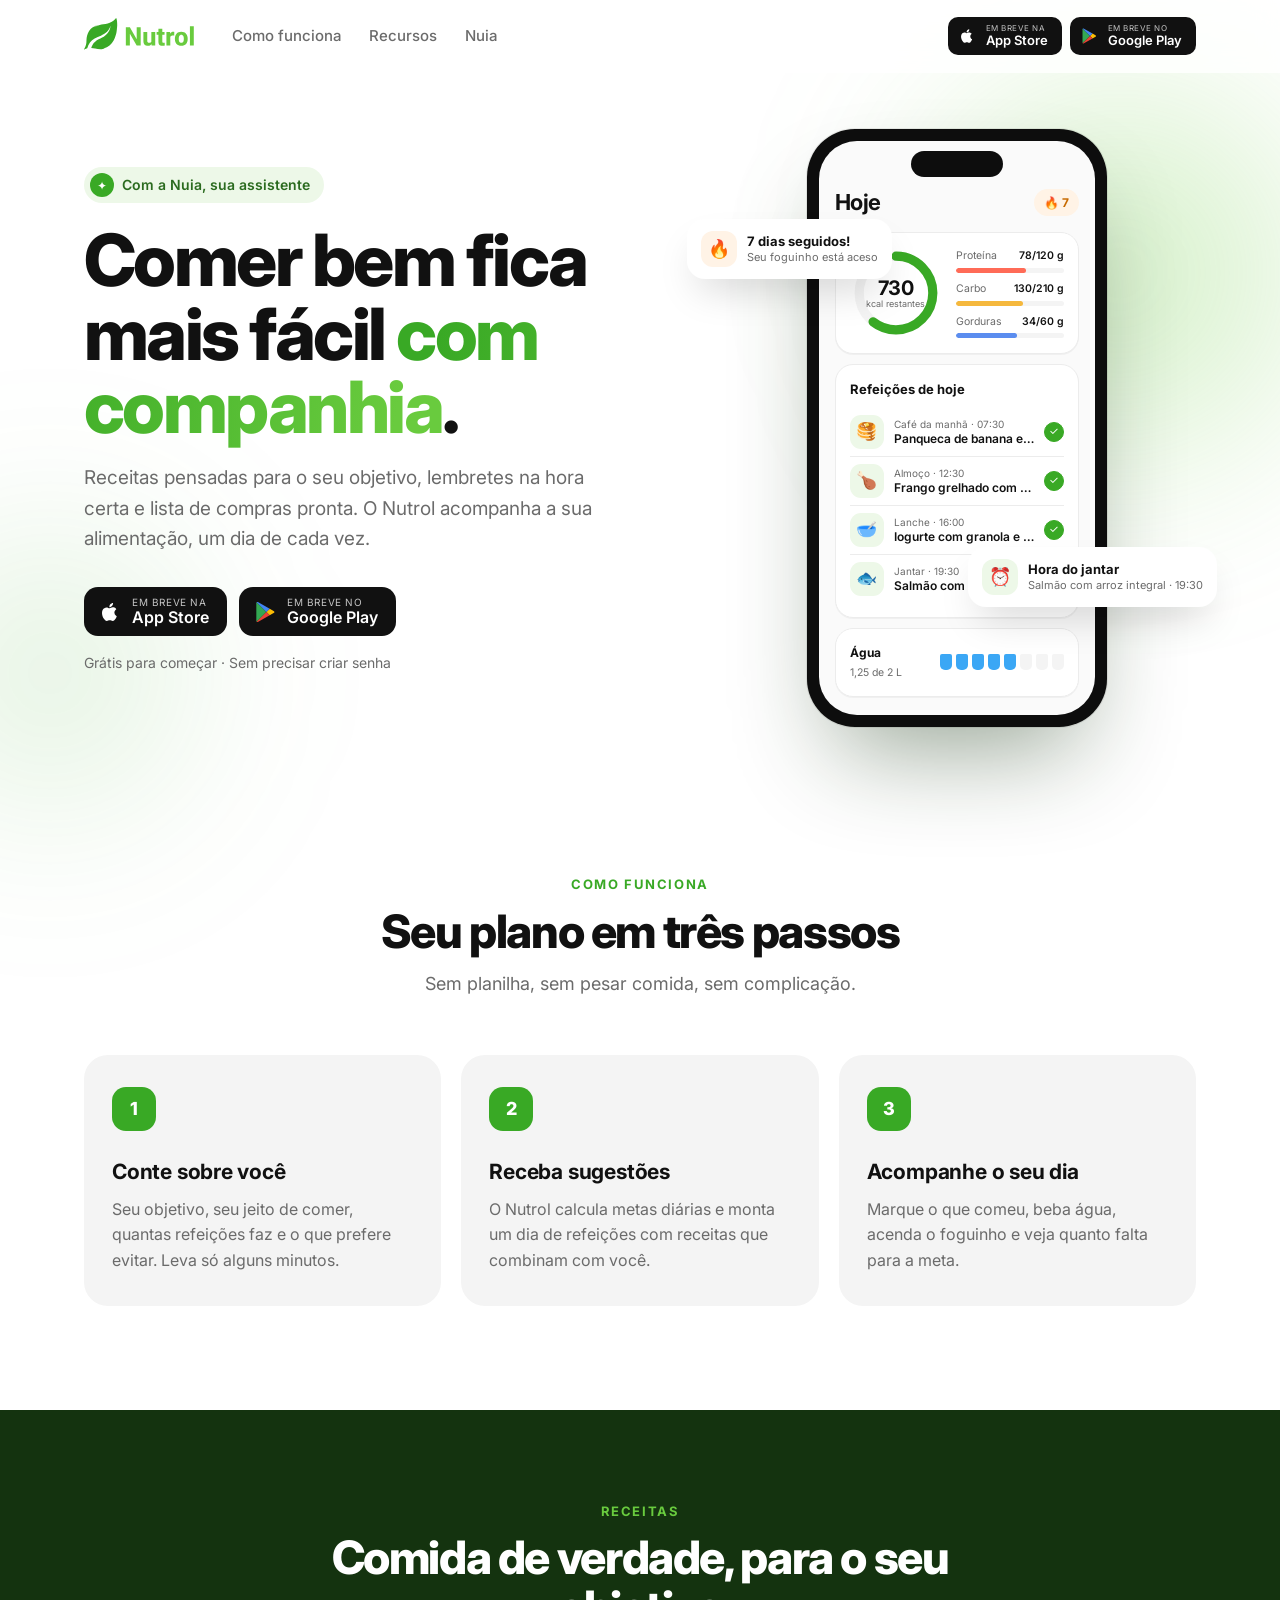
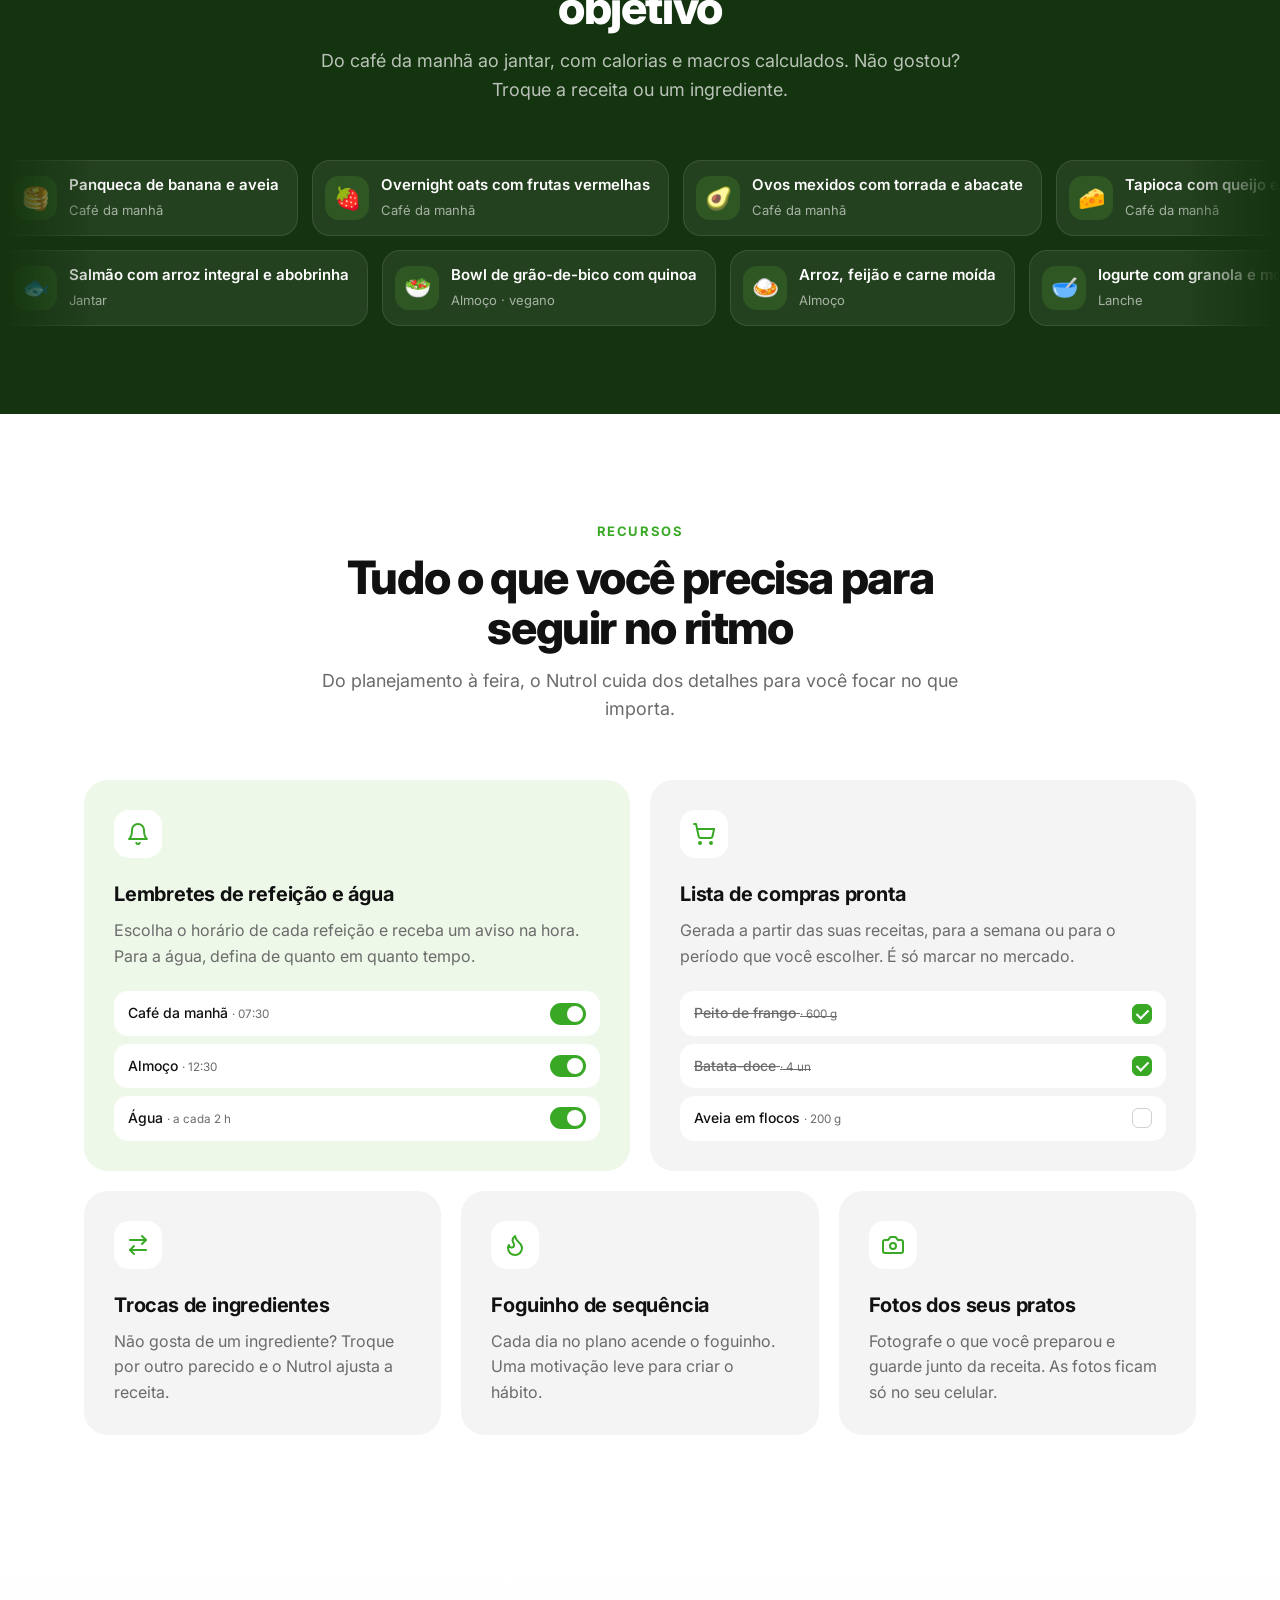
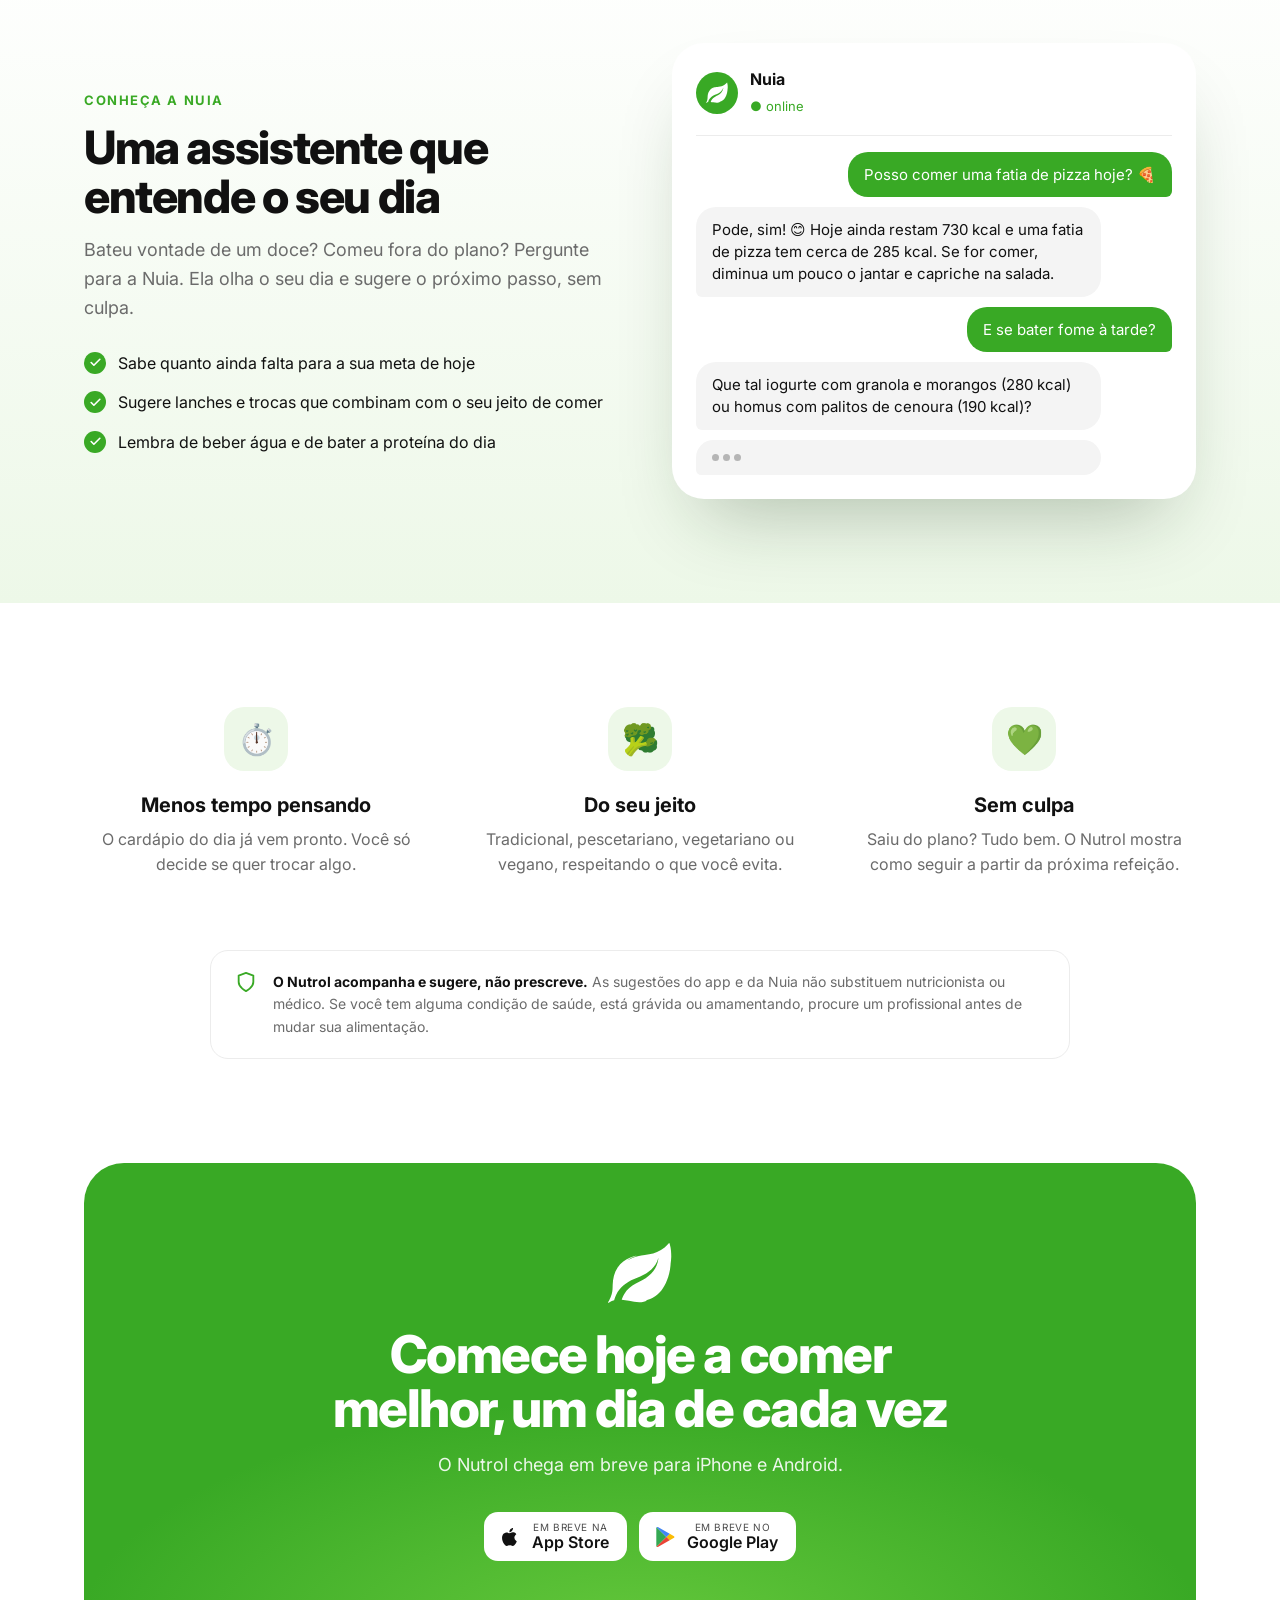
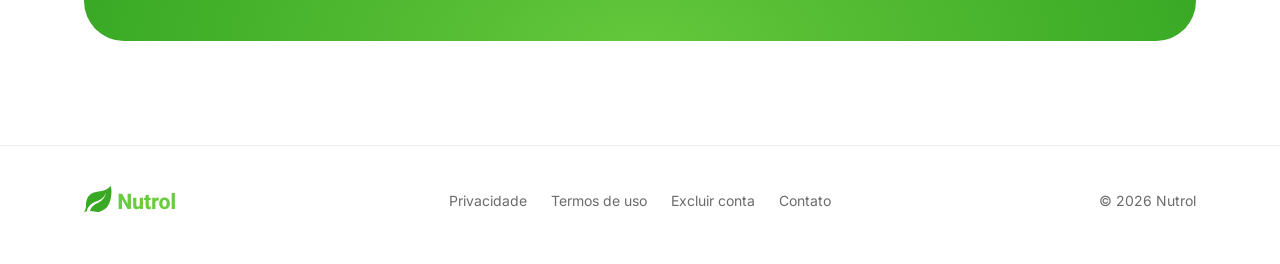
<file: index.html>
<!doctype html>
<html lang="pt-BR">
<head>
  <meta charset="utf-8">
  <meta name="viewport" content="width=device-width, initial-scale=1">
  <title>Nutrol · Sua alimentação, acompanhada de perto</title>
  <meta name="description" content="Receitas para o seu objetivo, lembretes de refeição, lista de compras e a Nuia, sua assistente. O Nutrol acompanha a sua alimentação, um dia de cada vez.">
  <meta name="theme-color" content="#39A925">
  <meta property="og:title" content="Nutrol · Sua alimentação, acompanhada de perto">
  <meta property="og:description" content="Receitas para o seu objetivo, lembretes, lista de compras e a Nuia, sua assistente.">
  <meta property="og:type" content="website">
  <link rel="icon" href="/assets/favicon.png">
  <link rel="preconnect" href="https://fonts.googleapis.com">
  <link rel="preconnect" href="https://fonts.gstatic.com" crossorigin>
  <link href="https://fonts.googleapis.com/css2?family=Inter:wght@400;500;600;700;800&display=swap" rel="stylesheet">
  <link rel="stylesheet" href="/assets/landing.css">
</head>
<body>
  <svg width="0" height="0" style="position:absolute" aria-hidden="true">
    <symbol id="i-apple" viewBox="0 0 24 24"><path fill="currentColor" d="M16.37 12.6c-.02-2.3 1.88-3.4 1.96-3.46-1.07-1.56-2.73-1.78-3.32-1.8-1.41-.14-2.76.83-3.47.83-.72 0-1.82-.81-2.99-.79-1.54.02-2.96.9-3.75 2.27-1.6 2.78-.41 6.89 1.15 9.14.76 1.1 1.67 2.34 2.86 2.3 1.15-.05 1.58-.74 2.97-.74 1.38 0 1.77.74 2.98.72 1.24-.02 2.02-1.12 2.77-2.23.87-1.28 1.23-2.52 1.25-2.58-.03-.01-2.39-.92-2.41-3.66zM14.1 5.86c.63-.77 1.06-1.83.94-2.89-.91.04-2.02.61-2.67 1.37-.58.67-1.1 1.76-.96 2.8 1.02.08 2.06-.52 2.69-1.28z"/></symbol>
    <symbol id="i-play" viewBox="0 0 24 24"><path fill="#34A853" d="M3.6 2.2c-.2.2-.3.6-.3 1v17.6c0 .4.1.8.3 1l9.8-9.8z"/><path fill="#FBBC05" d="m16.7 15.3-3.3-3.3 3.3-3.3 3.9 2.2c1.1.6 1.1 1.6 0 2.2z"/><path fill="#EA4335" d="M16.7 15.3 13.4 12l-9.8 9.8c.4.4 1 .4 1.7 0z"/><path fill="#4285F4" d="M16.7 8.7 5.3 2.2c-.7-.4-1.3-.4-1.7 0l9.8 9.8z"/></symbol>
  </svg>

  <!-- Navegação -->
  <header class="nav" id="nav">
    <div class="wrap">
      <a class="nav-logo" href="/" aria-label="Nutrol, página inicial"><img src="/assets/logo.svg" alt="Nutrol" width="116" height="36"></a>
      <nav class="nav-links" aria-label="Seções">
        <a href="#como-funciona">Como funciona</a>
        <a href="#recursos">Recursos</a>
        <a href="#nuia">Nuia</a>
      </nav>
      <div class="nav-cta">
        <a class="store sm" href="#baixar"><svg aria-hidden="true"><use href="#i-apple"/></svg><span><small>Em breve na</small><strong>App Store</strong></span></a>
        <a class="store sm" href="#baixar"><svg aria-hidden="true"><use href="#i-play"/></svg><span><small>Em breve no</small><strong>Google Play</strong></span></a>
      </div>
    </div>
  </header>

  <main>
    <!-- Hero -->
    <section class="hero">
      <div class="wrap">
        <div>
          <span class="pill"><span class="pill-dot">✦</span> Com a Nuia, sua assistente</span>
          <h1>Comer bem fica mais fácil <em>com companhia</em>.</h1>
          <p class="hero-sub">Receitas pensadas para o seu objetivo, lembretes na hora certa e lista de compras pronta. O Nutrol acompanha a sua alimentação, um dia de cada vez.</p>
          <div class="hero-ctas">
            <a class="store" href="#baixar"><svg aria-hidden="true"><use href="#i-apple"/></svg><span><small>Em breve na</small><strong>App Store</strong></span></a>
            <a class="store" href="#baixar"><svg aria-hidden="true"><use href="#i-play"/></svg><span><small>Em breve no</small><strong>Google Play</strong></span></a>
          </div>
          <p class="hero-note">Grátis para começar · Sem precisar criar senha</p>
        </div>

        <div class="phone-stage">
          <div class="phone" role="img" aria-label="Tela Hoje do app Nutrol: 730 kcal restantes, macros do dia, refeições com horários e copos de água">
            <div class="phone-screen" aria-hidden="true">
              <div class="app-head"><b>Hoje</b><span class="streak">🔥 7</span></div>

              <div class="card kcal">
                <div class="ring">
                  <svg viewBox="0 0 100 100">
                    <circle cx="50" cy="50" r="40" fill="none" stroke="#F4F4F4" stroke-width="10"/>
                    <circle cx="50" cy="50" r="40" fill="none" stroke="#39A925" stroke-width="10" stroke-linecap="round" stroke-dasharray="251.3" stroke-dashoffset="99"/>
                  </svg>
                  <div class="ring-label"><b>730</b><span>kcal restantes</span></div>
                </div>
                <div class="macros">
                  <div class="macro">Proteína <b>78/120 g</b><div class="bar"><i style="width:65%;background:var(--protein)"></i></div></div>
                  <div class="macro">Carbo <b>130/210 g</b><div class="bar"><i style="width:62%;background:var(--carbs)"></i></div></div>
                  <div class="macro">Gorduras <b>34/60 g</b><div class="bar"><i style="width:57%;background:var(--fat)"></i></div></div>
                </div>
              </div>

              <div class="card">
                <p class="meals-title">Refeições de hoje</p>
                <div class="meal"><span class="meal-ico">🥞</span><div class="meal-txt"><small>Café da manhã · 07:30</small><span>Panqueca de banana e aveia</span></div><span class="check on">✓</span></div>
                <div class="meal"><span class="meal-ico">🍗</span><div class="meal-txt"><small>Almoço · 12:30</small><span>Frango grelhado com batata-doce</span></div><span class="check on">✓</span></div>
                <div class="meal"><span class="meal-ico">🥣</span><div class="meal-txt"><small>Lanche · 16:00</small><span>Iogurte com granola e morangos</span></div><span class="check on">✓</span></div>
                <div class="meal"><span class="meal-ico">🐟</span><div class="meal-txt"><small>Jantar · 19:30</small><span>Salmão com arroz integral</span></div><span class="check"></span></div>
              </div>

              <div class="card water">
                <div><b>Água</b><br><span style="color:var(--muted);font-size:10.5px">1,25 de 2 L</span></div>
                <div class="cups"><i class="on"></i><i class="on"></i><i class="on"></i><i class="on"></i><i class="on"></i><i></i><i></i><i></i></div>
              </div>
            </div>
          </div>

          <div class="float f1" aria-hidden="true">
            <span class="float-ico" style="background:#FFF3E6">🔥</span>
            <div><b>7 dias seguidos!</b><small>Seu foguinho está aceso</small></div>
          </div>
          <div class="float f2" aria-hidden="true">
            <span class="float-ico" style="background:var(--green-soft)">⏰</span>
            <div><b>Hora do jantar</b><small>Salmão com arroz integral · 19:30</small></div>
          </div>
        </div>
      </div>
    </section>

    <!-- Como funciona -->
    <section class="section" id="como-funciona" style="padding-top:48px">
      <div class="wrap">
        <div class="section-head reveal">
          <span class="eyebrow">Como funciona</span>
          <h2>Seu plano em três passos</h2>
          <p>Sem planilha, sem pesar comida, sem complicação.</p>
        </div>
        <div class="steps">
          <article class="step reveal">
            <div class="step-num">1</div>
            <h3>Conte sobre você</h3>
            <p>Seu objetivo, seu jeito de comer, quantas refeições faz e o que prefere evitar. Leva só alguns minutos.</p>
          </article>
          <article class="step reveal">
            <div class="step-num">2</div>
            <h3>Receba sugestões</h3>
            <p>O Nutrol calcula metas diárias e monta um dia de refeições com receitas que combinam com você.</p>
          </article>
          <article class="step reveal">
            <div class="step-num">3</div>
            <h3>Acompanhe o seu dia</h3>
            <p>Marque o que comeu, beba água, acenda o foguinho e veja quanto falta para a meta.</p>
          </article>
        </div>
      </div>
    </section>

    <!-- Receitas -->
    <section class="recipes" aria-labelledby="receitas-title">
      <div class="wrap">
        <div class="section-head reveal">
          <span class="eyebrow">Receitas</span>
          <h2 id="receitas-title">Comida de verdade, para o seu objetivo</h2>
          <p>Do café da manhã ao jantar, com calorias e macros calculados. Não gostou? Troque a receita ou um ingrediente.</p>
        </div>
      </div>
      <div class="marquee" aria-hidden="true">
        <div class="track">
          <div class="chip"><span class="chip-ico">🥞</span><div><b>Panqueca de banana e aveia</b><small>Café da manhã</small></div></div>
          <div class="chip"><span class="chip-ico">🍓</span><div><b>Overnight oats com frutas vermelhas</b><small>Café da manhã</small></div></div>
          <div class="chip"><span class="chip-ico">🥑</span><div><b>Ovos mexidos com torrada e abacate</b><small>Café da manhã</small></div></div>
          <div class="chip"><span class="chip-ico">🧀</span><div><b>Tapioca com queijo e tomate</b><small>Café da manhã</small></div></div>
          <div class="chip"><span class="chip-ico">🍗</span><div><b>Frango grelhado com batata-doce e brócolis</b><small>Almoço</small></div></div>
        </div>
        <div class="track">
          <div class="chip"><span class="chip-ico">🥞</span><div><b>Panqueca de banana e aveia</b><small>Café da manhã</small></div></div>
          <div class="chip"><span class="chip-ico">🍓</span><div><b>Overnight oats com frutas vermelhas</b><small>Café da manhã</small></div></div>
          <div class="chip"><span class="chip-ico">🥑</span><div><b>Ovos mexidos com torrada e abacate</b><small>Café da manhã</small></div></div>
          <div class="chip"><span class="chip-ico">🧀</span><div><b>Tapioca com queijo e tomate</b><small>Café da manhã</small></div></div>
          <div class="chip"><span class="chip-ico">🍗</span><div><b>Frango grelhado com batata-doce e brócolis</b><small>Almoço</small></div></div>
        </div>
      </div>
      <div class="marquee reverse" aria-hidden="true">
        <div class="track">
          <div class="chip"><span class="chip-ico">🐟</span><div><b>Salmão com arroz integral e abobrinha</b><small>Jantar</small></div></div>
          <div class="chip"><span class="chip-ico">🥗</span><div><b>Bowl de grão-de-bico com quinoa</b><small>Almoço · vegano</small></div></div>
          <div class="chip"><span class="chip-ico">🍛</span><div><b>Arroz, feijão e carne moída</b><small>Almoço</small></div></div>
          <div class="chip"><span class="chip-ico">🥣</span><div><b>Iogurte com granola e morangos</b><small>Lanche</small></div></div>
          <div class="chip"><span class="chip-ico">🥕</span><div><b>Homus com palitos de cenoura</b><small>Lanche · vegano</small></div></div>
        </div>
        <div class="track">
          <div class="chip"><span class="chip-ico">🐟</span><div><b>Salmão com arroz integral e abobrinha</b><small>Jantar</small></div></div>
          <div class="chip"><span class="chip-ico">🥗</span><div><b>Bowl de grão-de-bico com quinoa</b><small>Almoço · vegano</small></div></div>
          <div class="chip"><span class="chip-ico">🍛</span><div><b>Arroz, feijão e carne moída</b><small>Almoço</small></div></div>
          <div class="chip"><span class="chip-ico">🥣</span><div><b>Iogurte com granola e morangos</b><small>Lanche</small></div></div>
          <div class="chip"><span class="chip-ico">🥕</span><div><b>Homus com palitos de cenoura</b><small>Lanche · vegano</small></div></div>
        </div>
      </div>
    </section>

    <!-- Recursos -->
    <section class="section" id="recursos">
      <div class="wrap">
        <div class="section-head reveal">
          <span class="eyebrow">Recursos</span>
          <h2>Tudo o que você precisa para seguir no ritmo</h2>
          <p>Do planejamento à feira, o Nutrol cuida dos detalhes para você focar no que importa.</p>
        </div>

        <div class="bento">
          <article class="tile wide green reveal">
            <div class="tile-ico"><svg viewBox="0 0 24 24" fill="none" stroke="currentColor" stroke-width="2" stroke-linecap="round" stroke-linejoin="round"><path d="M6 8a6 6 0 0 1 12 0c0 7 3 9 3 9H3s3-2 3-9"/><path d="M10.3 21a1.94 1.94 0 0 0 3.4 0"/></svg></div>
            <h3>Lembretes de refeição e água</h3>
            <p>Escolha o horário de cada refeição e receba um aviso na hora. Para a água, defina de quanto em quanto tempo.</p>
            <div class="mini-list" aria-hidden="true">
              <div class="mini-row"><span>Café da manhã <small>· 07:30</small></span><span class="toggle"></span></div>
              <div class="mini-row"><span>Almoço <small>· 12:30</small></span><span class="toggle"></span></div>
              <div class="mini-row"><span>Água <small>· a cada 2 h</small></span><span class="toggle"></span></div>
            </div>
          </article>

          <article class="tile wide reveal">
            <div class="tile-ico"><svg viewBox="0 0 24 24" fill="none" stroke="currentColor" stroke-width="2" stroke-linecap="round" stroke-linejoin="round"><circle cx="8" cy="21" r="1"/><circle cx="19" cy="21" r="1"/><path d="M2.05 2.05h2l2.66 12.42a2 2 0 0 0 2 1.58h9.78a2 2 0 0 0 1.95-1.57l1.65-7.43H5.12"/></svg></div>
            <h3>Lista de compras pronta</h3>
            <p>Gerada a partir das suas receitas, para a semana ou para o período que você escolher. É só marcar no mercado.</p>
            <div class="mini-list" aria-hidden="true">
              <div class="mini-row done"><span>Peito de frango <small>· 600 g</small></span><span class="box on"></span></div>
              <div class="mini-row done"><span>Batata-doce <small>· 4 un</small></span><span class="box on"></span></div>
              <div class="mini-row"><span>Aveia em flocos <small>· 200 g</small></span><span class="box"></span></div>
            </div>
          </article>

          <article class="tile reveal">
            <div class="tile-ico"><svg viewBox="0 0 24 24" fill="none" stroke="currentColor" stroke-width="2" stroke-linecap="round" stroke-linejoin="round"><path d="m16 3 4 4-4 4"/><path d="M20 7H4"/><path d="m8 21-4-4 4-4"/><path d="M4 17h16"/></svg></div>
            <h3>Trocas de ingredientes</h3>
            <p>Não gosta de um ingrediente? Troque por outro parecido e o Nutrol ajusta a receita.</p>
          </article>

          <article class="tile reveal">
            <div class="tile-ico"><svg viewBox="0 0 24 24" fill="none" stroke="currentColor" stroke-width="2" stroke-linecap="round" stroke-linejoin="round"><path d="M8.5 14.5A2.5 2.5 0 0 0 11 12c0-1.38-.5-2-1-3-1.07-2.14-.22-4.05 2-6 .5 2.5 2 4.9 4 6.5 2 1.6 3 3.5 3 5.5a7 7 0 1 1-14 0c0-1.15.43-2.29 1-3a2.5 2.5 0 0 0 2.5 2.5z"/></svg></div>
            <h3>Foguinho de sequência</h3>
            <p>Cada dia no plano acende o foguinho. Uma motivação leve para criar o hábito.</p>
          </article>

          <article class="tile reveal">
            <div class="tile-ico"><svg viewBox="0 0 24 24" fill="none" stroke="currentColor" stroke-width="2" stroke-linecap="round" stroke-linejoin="round"><path d="M14.5 4h-5L7 7H4a2 2 0 0 0-2 2v9a2 2 0 0 0 2 2h16a2 2 0 0 0 2-2V9a2 2 0 0 0-2-2h-3l-2.5-3z"/><circle cx="12" cy="13" r="3"/></svg></div>
            <h3>Fotos dos seus pratos</h3>
            <p>Fotografe o que você preparou e guarde junto da receita. As fotos ficam só no seu celular.</p>
          </article>
        </div>
      </div>
    </section>

    <!-- Nuia -->
    <section class="nuia" id="nuia">
      <div class="wrap">
        <div class="reveal">
          <div class="section-head">
            <span class="eyebrow">Conheça a Nuia</span>
            <h2>Uma assistente que entende o seu dia</h2>
            <p>Bateu vontade de um doce? Comeu fora do plano? Pergunte para a Nuia. Ela olha o seu dia e sugere o próximo passo, sem culpa.</p>
          </div>
          <ul class="nuia-points">
            <li>Sabe quanto ainda falta para a sua meta de hoje</li>
            <li>Sugere lanches e trocas que combinam com o seu jeito de comer</li>
            <li>Lembra de beber água e de bater a proteína do dia</li>
          </ul>
        </div>

        <div class="chat reveal" role="img" aria-label="Exemplo de conversa: a pessoa pergunta se pode comer pizza e a Nuia mostra quantas calorias ainda restam no dia e sugere como encaixar">
          <div class="chat-head" aria-hidden="true">
            <span class="avatar"><img src="/assets/leaf.svg" alt="" width="22" height="21"></span>
            <div><b>Nuia</b><small>● online</small></div>
          </div>
          <div class="msgs" aria-hidden="true">
            <div class="msg me">Posso comer uma fatia de pizza hoje? 🍕</div>
            <div class="msg nuia">Pode, sim! 😊 Hoje ainda restam 730 kcal e uma fatia de pizza tem cerca de 285 kcal. Se for comer, diminua um pouco o jantar e capriche na salada.</div>
            <div class="msg me">E se bater fome à tarde?</div>
            <div class="msg nuia">Que tal iogurte com granola e morangos (280 kcal) ou homus com palitos de cenoura (190 kcal)?</div>
            <div class="msg nuia typing"><i></i><i></i><i></i></div>
          </div>
        </div>
      </div>
    </section>

    <!-- Benefícios -->
    <section class="section">
      <div class="wrap">
        <div class="perks">
          <div class="perk reveal">
            <div class="perk-ico">⏱️</div>
            <h3>Menos tempo pensando</h3>
            <p>O cardápio do dia já vem pronto. Você só decide se quer trocar algo.</p>
          </div>
          <div class="perk reveal">
            <div class="perk-ico">🥦</div>
            <h3>Do seu jeito</h3>
            <p>Tradicional, pescetariano, vegetariano ou vegano, respeitando o que você evita.</p>
          </div>
          <div class="perk reveal">
            <div class="perk-ico">💚</div>
            <h3>Sem culpa</h3>
            <p>Saiu do plano? Tudo bem. O Nutrol mostra como seguir a partir da próxima refeição.</p>
          </div>
        </div>

        <aside class="notice reveal">
          <svg viewBox="0 0 24 24" fill="none" stroke="currentColor" stroke-width="2" stroke-linecap="round" stroke-linejoin="round" aria-hidden="true"><path d="M12 22s8-4 8-10V5l-8-3-8 3v7c0 6 8 10 8 10z"/></svg>
          <p style="margin:0"><b>O Nutrol acompanha e sugere, não prescreve.</b> As sugestões do app e da Nuia não substituem nutricionista ou médico. Se você tem alguma condição de saúde, está grávida ou amamentando, procure um profissional antes de mudar sua alimentação.</p>
        </aside>
      </div>
    </section>

    <!-- CTA final -->
    <section class="cta" id="baixar">
      <div class="wrap">
        <div class="cta-box reveal">
          <img class="cta-leaf" src="/assets/leaf.svg" alt="" width="64" height="60">
          <h2>Comece hoje a comer melhor, um dia de cada vez</h2>
          <p>O Nutrol chega em breve para iPhone e Android.</p>
          <div class="hero-ctas">
            <a class="store light" href="#baixar"><svg aria-hidden="true"><use href="#i-apple"/></svg><span><small>Em breve na</small><strong>App Store</strong></span></a>
            <a class="store light" href="#baixar"><svg aria-hidden="true"><use href="#i-play"/></svg><span><small>Em breve no</small><strong>Google Play</strong></span></a>
          </div>
        </div>
      </div>
    </section>
  </main>

  <footer class="foot">
    <div class="wrap">
      <img src="/assets/logo.svg" alt="Nutrol" width="96" height="30">
      <nav aria-label="Links legais">
        <a href="/privacidade">Privacidade</a>
        <a href="/termos">Termos de uso</a>
        <a href="/excluir-conta">Excluir conta</a>
        <a href="mailto:[[EMAIL]]">Contato</a>
      </nav>
      <span>© 2026 Nutrol</span>
    </div>
  </footer>

  <script>
    (() => {
      const nav = document.getElementById('nav');
      const onScroll = () => nav.classList.toggle('scrolled', window.scrollY > 8);
      onScroll();
      window.addEventListener('scroll', onScroll, { passive: true });

      const items = document.querySelectorAll('.reveal');
      if (!('IntersectionObserver' in window)) {
        items.forEach((el) => el.classList.add('in'));
        return;
      }
      const io = new IntersectionObserver(
        (entries) => {
          entries.forEach((entry) => {
            if (!entry.isIntersecting) return;
            entry.target.classList.add('in');
            io.unobserve(entry.target);
          });
        },
        { threshold: 0.12, rootMargin: '0px 0px -40px 0px' },
      );
      items.forEach((el) => io.observe(el));
    })();
  </script>
</body>
</html>
</file>
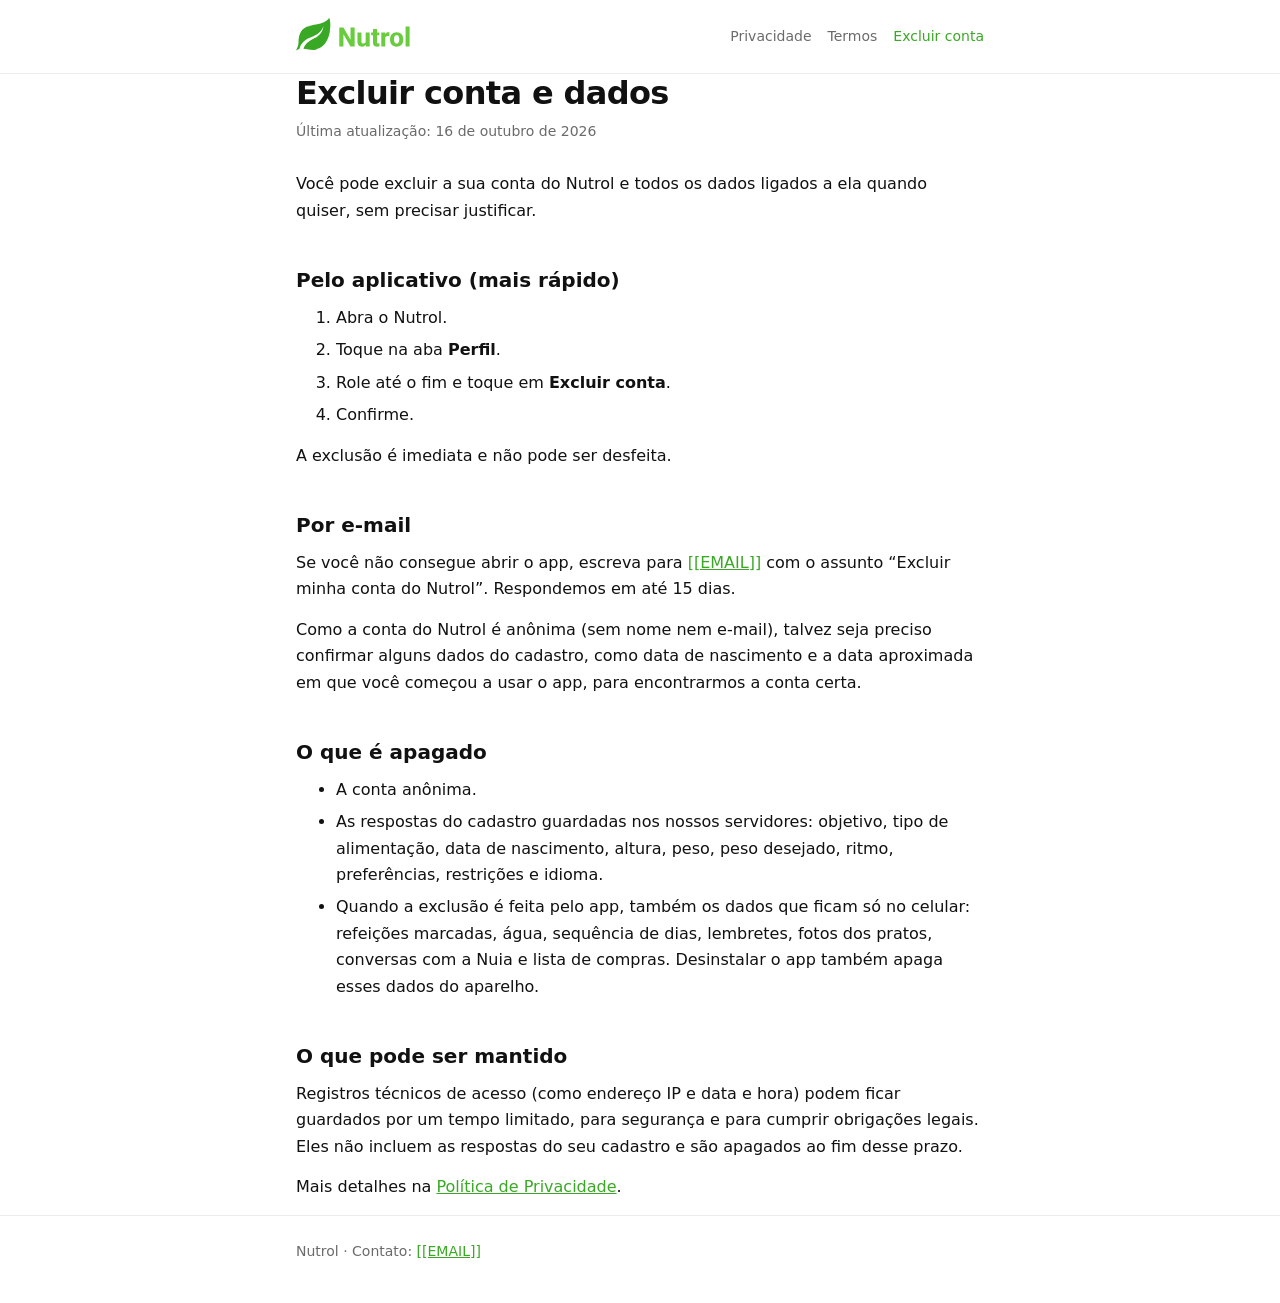
<file: excluir-conta.html>
<!doctype html>
<html lang="pt-BR">
<head>
  <meta charset="utf-8">
  <meta name="viewport" content="width=device-width, initial-scale=1">
  <title>Excluir conta e dados · Nutrol</title>
  <meta name="description" content="Como excluir a sua conta do Nutrol e todos os dados ligados a ela.">
  <link rel="icon" href="/assets/favicon.png">
  <link rel="stylesheet" href="/assets/style.css">
</head>
<body>
  <header>
    <div class="wrap">
      <a href="/"><img src="/assets/logo.svg" alt="Nutrol" width="120" height="37"></a>
      <nav>
        <a href="/privacidade">Privacidade</a>
        <a href="/termos">Termos</a>
        <a href="/excluir-conta" aria-current="page">Excluir conta</a>
      </nav>
    </div>
  </header>

  <main class="wrap">
    <h1>Excluir conta e dados</h1>
    <p class="updated">Última atualização: 16 de outubro de 2026</p>

    <p>Você pode excluir a sua conta do Nutrol e todos os dados ligados a ela quando quiser, sem precisar justificar.</p>

    <h2>Pelo aplicativo (mais rápido)</h2>
    <ol>
      <li>Abra o Nutrol.</li>
      <li>Toque na aba <strong>Perfil</strong>.</li>
      <li>Role até o fim e toque em <strong>Excluir conta</strong>.</li>
      <li>Confirme.</li>
    </ol>
    <p>A exclusão é imediata e não pode ser desfeita.</p>

    <h2>Por e-mail</h2>
    <p>Se você não consegue abrir o app, escreva para <a href="mailto:[[EMAIL]]?subject=Excluir%20minha%20conta%20do%20Nutrol">[[EMAIL]]</a> com o assunto “Excluir minha conta do Nutrol”. Respondemos em até 15 dias.</p>
    <p>Como a conta do Nutrol é anônima (sem nome nem e-mail), talvez seja preciso confirmar alguns dados do cadastro, como data de nascimento e a data aproximada em que você começou a usar o app, para encontrarmos a conta certa.</p>

    <h2>O que é apagado</h2>
    <ul>
      <li>A conta anônima.</li>
      <li>As respostas do cadastro guardadas nos nossos servidores: objetivo, tipo de alimentação, data de nascimento, altura, peso, peso desejado, ritmo, preferências, restrições e idioma.</li>
      <li>Quando a exclusão é feita pelo app, também os dados que ficam só no celular: refeições marcadas, água, sequência de dias, lembretes, fotos dos pratos, conversas com a Nuia e lista de compras. Desinstalar o app também apaga esses dados do aparelho.</li>
    </ul>

    <h2>O que pode ser mantido</h2>
    <p>Registros técnicos de acesso (como endereço IP e data e hora) podem ficar guardados por um tempo limitado, para segurança e para cumprir obrigações legais. Eles não incluem as respostas do seu cadastro e são apagados ao fim desse prazo.</p>

    <p>Mais detalhes na <a href="/privacidade">Política de Privacidade</a>.</p>
  </main>

  <footer>
    <div class="wrap">Nutrol · Contato: <a href="mailto:[[EMAIL]]">[[EMAIL]]</a></div>
  </footer>
</body>
</html>
</file>
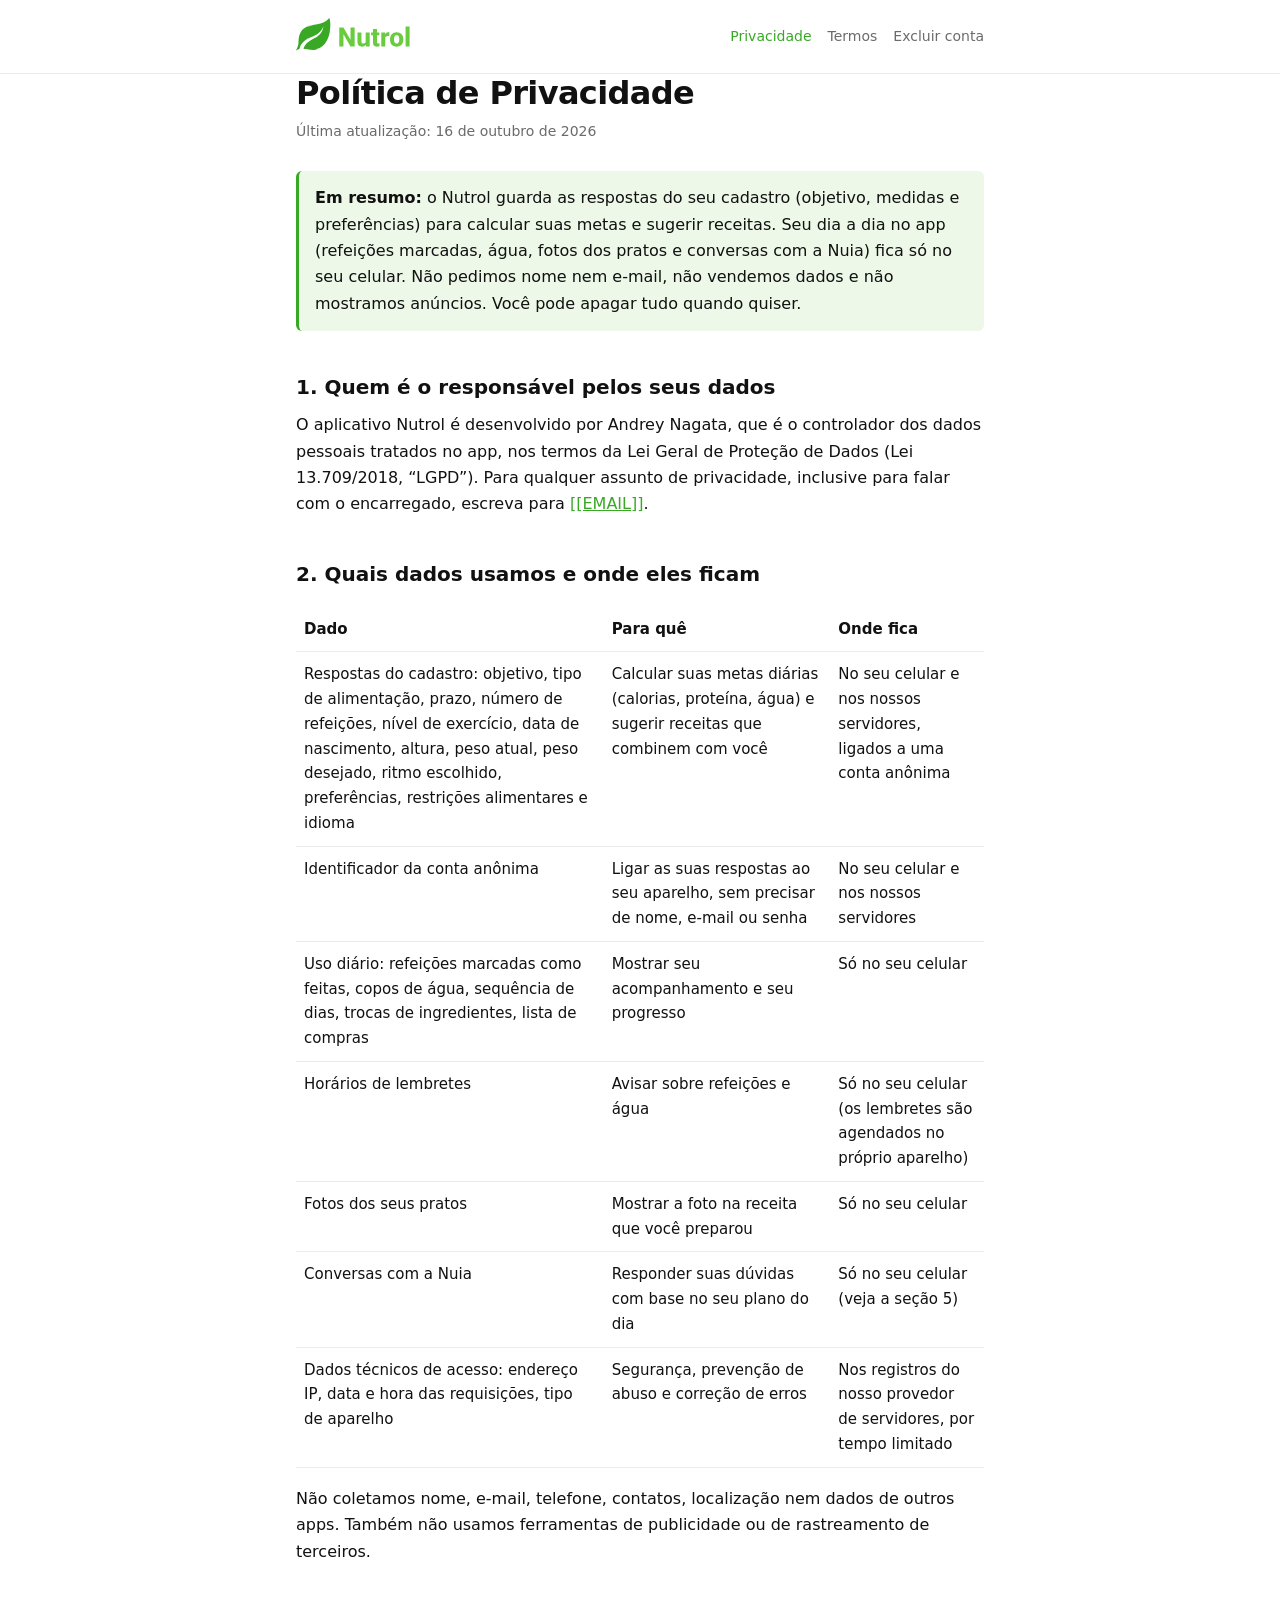
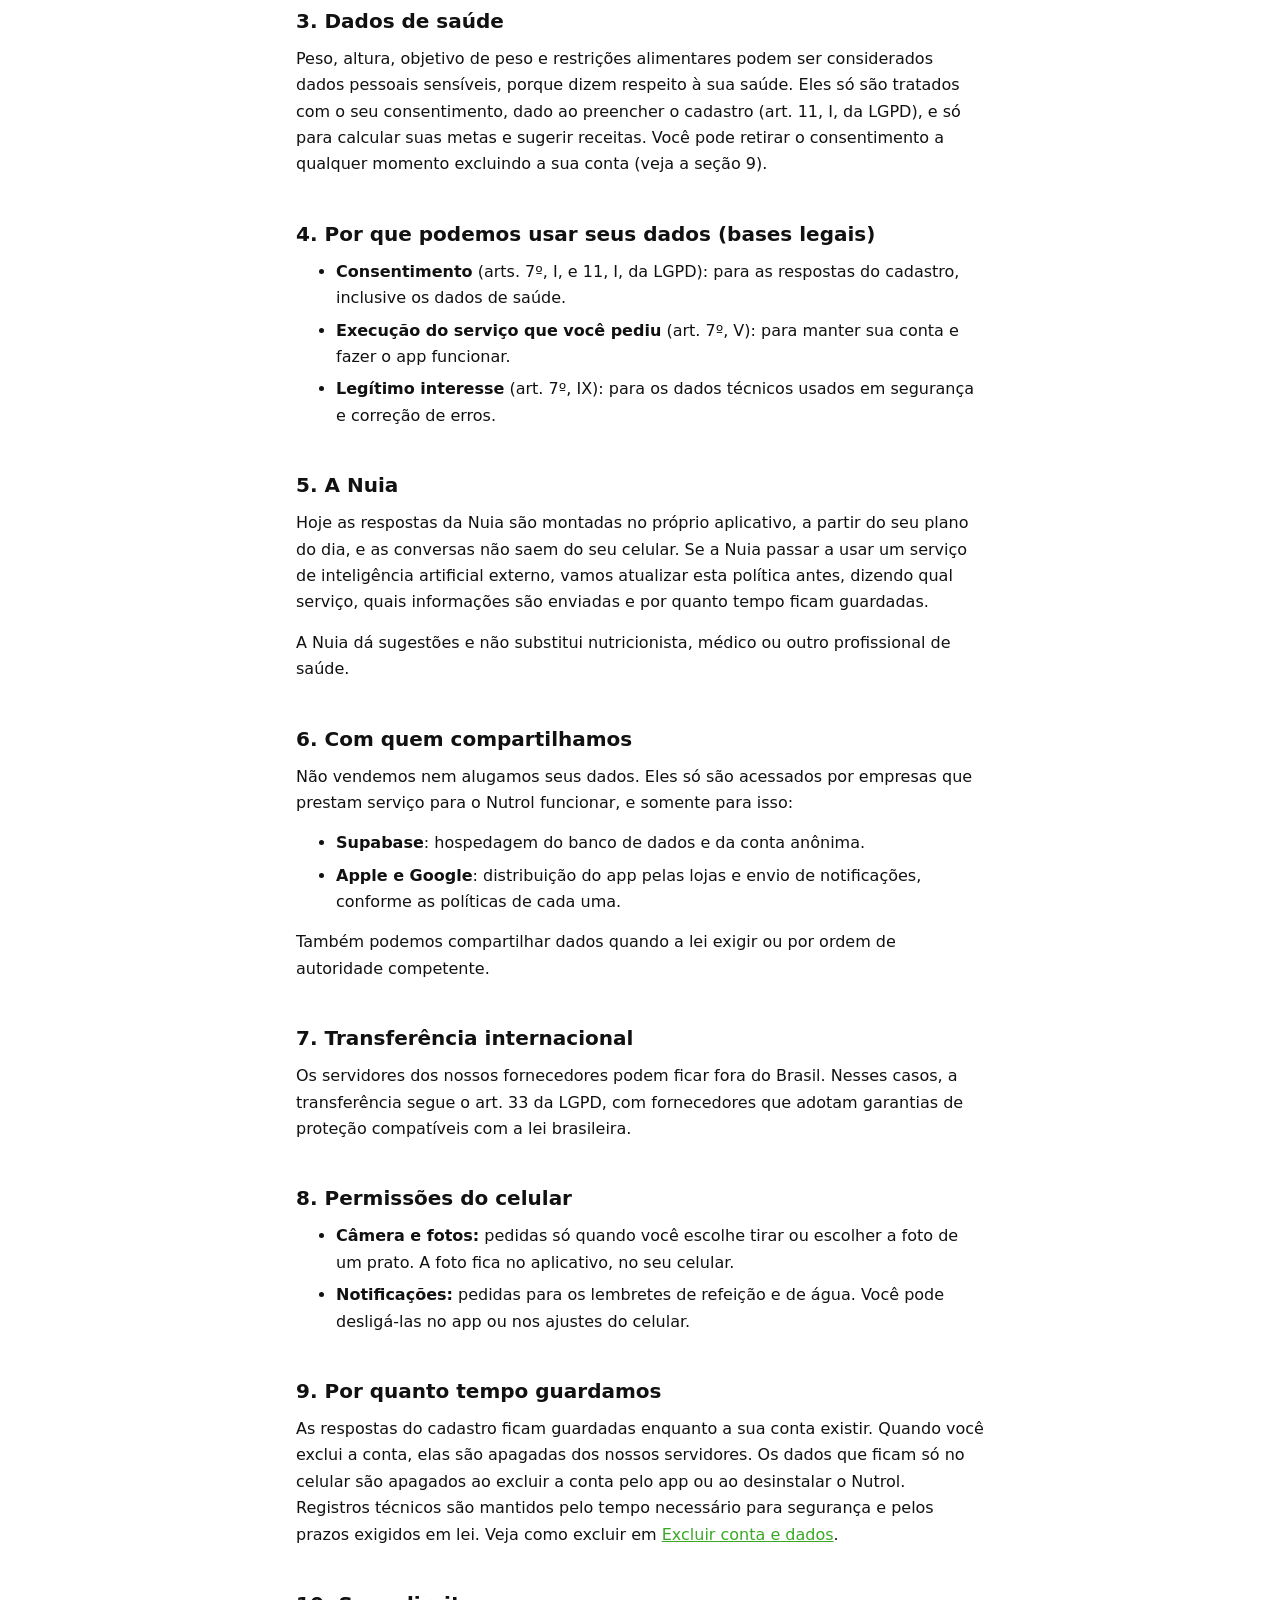
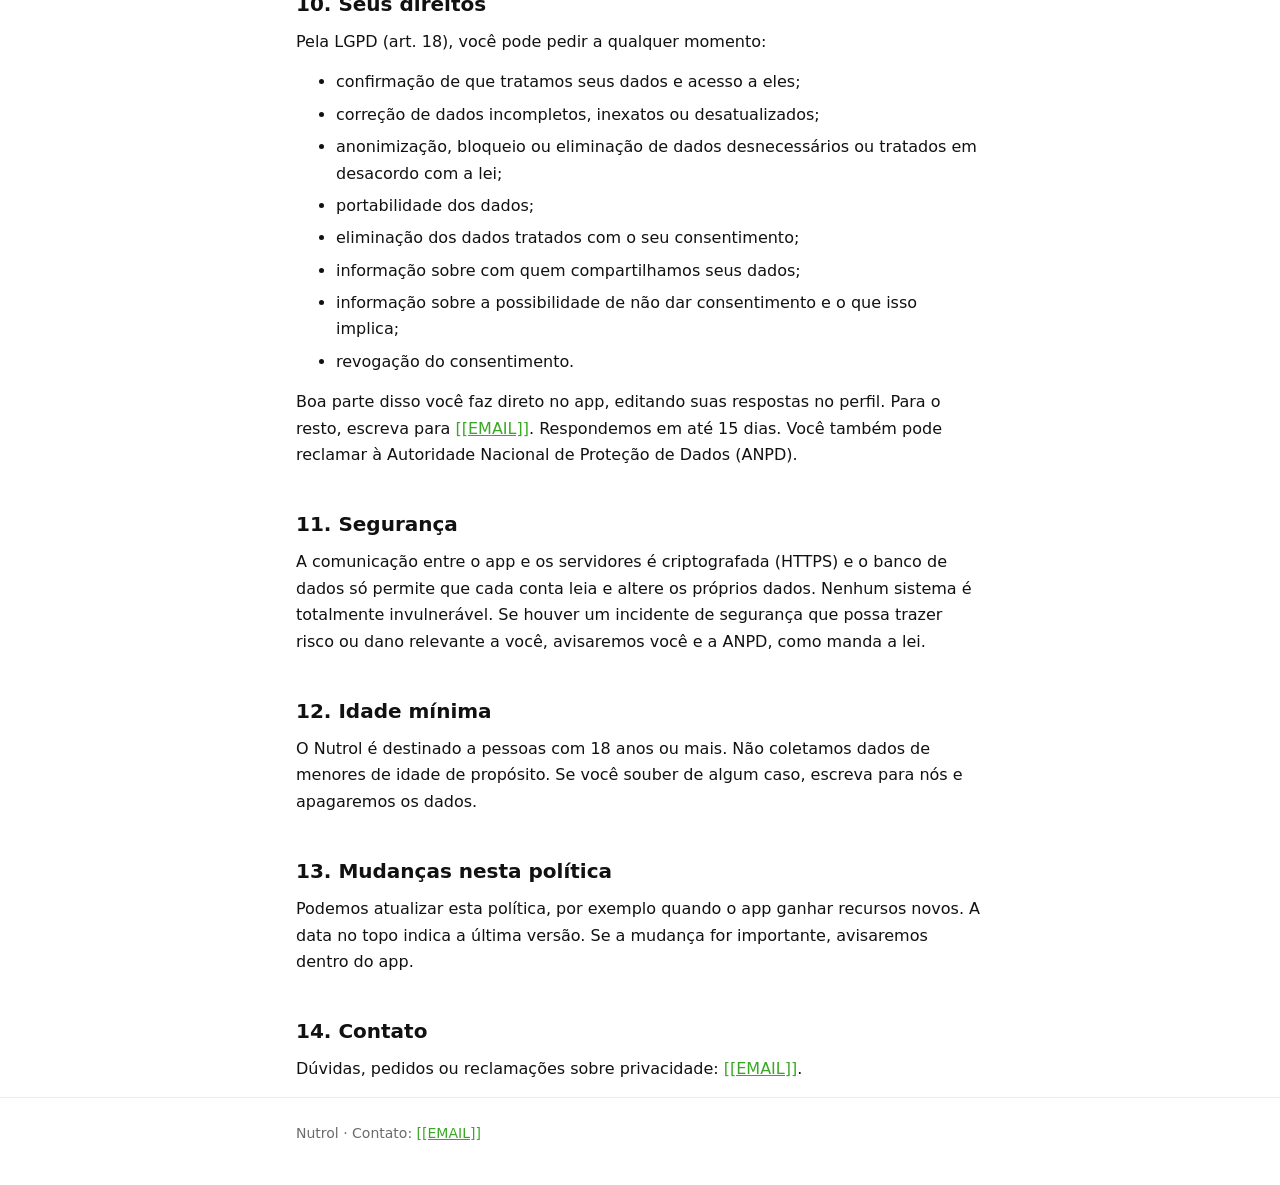
<file: privacidade.html>
<!doctype html>
<html lang="pt-BR">
<head>
  <meta charset="utf-8">
  <meta name="viewport" content="width=device-width, initial-scale=1">
  <title>Política de Privacidade · Nutrol</title>
  <meta name="description" content="Quais dados o Nutrol usa, por quê e como você controla.">
  <link rel="icon" href="/assets/favicon.png">
  <link rel="stylesheet" href="/assets/style.css">
</head>
<body>
  <header>
    <div class="wrap">
      <a href="/"><img src="/assets/logo.svg" alt="Nutrol" width="120" height="37"></a>
      <nav>
        <a href="/privacidade" aria-current="page">Privacidade</a>
        <a href="/termos">Termos</a>
        <a href="/excluir-conta">Excluir conta</a>
      </nav>
    </div>
  </header>

  <main class="wrap">
    <h1>Política de Privacidade</h1>
    <p class="updated">Última atualização: 16 de outubro de 2026</p>

    <div class="note">
      <p><strong>Em resumo:</strong> o Nutrol guarda as respostas do seu cadastro (objetivo, medidas e preferências) para calcular suas metas e sugerir receitas. Seu dia a dia no app (refeições marcadas, água, fotos dos pratos e conversas com a Nuia) fica só no seu celular. Não pedimos nome nem e-mail, não vendemos dados e não mostramos anúncios. Você pode apagar tudo quando quiser.</p>
    </div>

    <h2>1. Quem é o responsável pelos seus dados</h2>
    <p>O aplicativo Nutrol é desenvolvido por Andrey Nagata, que é o controlador dos dados pessoais tratados no app, nos termos da Lei Geral de Proteção de Dados (Lei 13.709/2018, “LGPD”). Para qualquer assunto de privacidade, inclusive para falar com o encarregado, escreva para <a href="mailto:[[EMAIL]]">[[EMAIL]]</a>.</p>

    <h2>2. Quais dados usamos e onde eles ficam</h2>
    <div class="table-scroll">
      <table>
        <thead>
          <tr><th>Dado</th><th>Para quê</th><th>Onde fica</th></tr>
        </thead>
        <tbody>
          <tr>
            <td>Respostas do cadastro: objetivo, tipo de alimentação, prazo, número de refeições, nível de exercício, data de nascimento, altura, peso atual, peso desejado, ritmo escolhido, preferências, restrições alimentares e idioma</td>
            <td>Calcular suas metas diárias (calorias, proteína, água) e sugerir receitas que combinem com você</td>
            <td>No seu celular e nos nossos servidores, ligados a uma conta anônima</td>
          </tr>
          <tr>
            <td>Identificador da conta anônima</td>
            <td>Ligar as suas respostas ao seu aparelho, sem precisar de nome, e-mail ou senha</td>
            <td>No seu celular e nos nossos servidores</td>
          </tr>
          <tr>
            <td>Uso diário: refeições marcadas como feitas, copos de água, sequência de dias, trocas de ingredientes, lista de compras</td>
            <td>Mostrar seu acompanhamento e seu progresso</td>
            <td>Só no seu celular</td>
          </tr>
          <tr>
            <td>Horários de lembretes</td>
            <td>Avisar sobre refeições e água</td>
            <td>Só no seu celular (os lembretes são agendados no próprio aparelho)</td>
          </tr>
          <tr>
            <td>Fotos dos seus pratos</td>
            <td>Mostrar a foto na receita que você preparou</td>
            <td>Só no seu celular</td>
          </tr>
          <tr>
            <td>Conversas com a Nuia</td>
            <td>Responder suas dúvidas com base no seu plano do dia</td>
            <td>Só no seu celular (veja a seção 5)</td>
          </tr>
          <tr>
            <td>Dados técnicos de acesso: endereço IP, data e hora das requisições, tipo de aparelho</td>
            <td>Segurança, prevenção de abuso e correção de erros</td>
            <td>Nos registros do nosso provedor de servidores, por tempo limitado</td>
          </tr>
        </tbody>
      </table>
    </div>
    <p>Não coletamos nome, e-mail, telefone, contatos, localização nem dados de outros apps. Também não usamos ferramentas de publicidade ou de rastreamento de terceiros.</p>

    <h2>3. Dados de saúde</h2>
    <p>Peso, altura, objetivo de peso e restrições alimentares podem ser considerados dados pessoais sensíveis, porque dizem respeito à sua saúde. Eles só são tratados com o seu consentimento, dado ao preencher o cadastro (art. 11, I, da LGPD), e só para calcular suas metas e sugerir receitas. Você pode retirar o consentimento a qualquer momento excluindo a sua conta (veja a seção 9).</p>

    <h2>4. Por que podemos usar seus dados (bases legais)</h2>
    <ul>
      <li><strong>Consentimento</strong> (arts. 7º, I, e 11, I, da LGPD): para as respostas do cadastro, inclusive os dados de saúde.</li>
      <li><strong>Execução do serviço que você pediu</strong> (art. 7º, V): para manter sua conta e fazer o app funcionar.</li>
      <li><strong>Legítimo interesse</strong> (art. 7º, IX): para os dados técnicos usados em segurança e correção de erros.</li>
    </ul>

    <h2>5. A Nuia</h2>
    <p>Hoje as respostas da Nuia são montadas no próprio aplicativo, a partir do seu plano do dia, e as conversas não saem do seu celular. Se a Nuia passar a usar um serviço de inteligência artificial externo, vamos atualizar esta política antes, dizendo qual serviço, quais informações são enviadas e por quanto tempo ficam guardadas.</p>
    <p>A Nuia dá sugestões e não substitui nutricionista, médico ou outro profissional de saúde.</p>

    <h2>6. Com quem compartilhamos</h2>
    <p>Não vendemos nem alugamos seus dados. Eles só são acessados por empresas que prestam serviço para o Nutrol funcionar, e somente para isso:</p>
    <ul>
      <li><strong>Supabase</strong>: hospedagem do banco de dados e da conta anônima.</li>
      <li><strong>Apple e Google</strong>: distribuição do app pelas lojas e envio de notificações, conforme as políticas de cada uma.</li>
    </ul>
    <p>Também podemos compartilhar dados quando a lei exigir ou por ordem de autoridade competente.</p>

    <h2>7. Transferência internacional</h2>
    <p>Os servidores dos nossos fornecedores podem ficar fora do Brasil. Nesses casos, a transferência segue o art. 33 da LGPD, com fornecedores que adotam garantias de proteção compatíveis com a lei brasileira.</p>

    <h2>8. Permissões do celular</h2>
    <ul>
      <li><strong>Câmera e fotos:</strong> pedidas só quando você escolhe tirar ou escolher a foto de um prato. A foto fica no aplicativo, no seu celular.</li>
      <li><strong>Notificações:</strong> pedidas para os lembretes de refeição e de água. Você pode desligá-las no app ou nos ajustes do celular.</li>
    </ul>

    <h2>9. Por quanto tempo guardamos</h2>
    <p>As respostas do cadastro ficam guardadas enquanto a sua conta existir. Quando você exclui a conta, elas são apagadas dos nossos servidores. Os dados que ficam só no celular são apagados ao excluir a conta pelo app ou ao desinstalar o Nutrol. Registros técnicos são mantidos pelo tempo necessário para segurança e pelos prazos exigidos em lei. Veja como excluir em <a href="/excluir-conta">Excluir conta e dados</a>.</p>

    <h2>10. Seus direitos</h2>
    <p>Pela LGPD (art. 18), você pode pedir a qualquer momento:</p>
    <ul>
      <li>confirmação de que tratamos seus dados e acesso a eles;</li>
      <li>correção de dados incompletos, inexatos ou desatualizados;</li>
      <li>anonimização, bloqueio ou eliminação de dados desnecessários ou tratados em desacordo com a lei;</li>
      <li>portabilidade dos dados;</li>
      <li>eliminação dos dados tratados com o seu consentimento;</li>
      <li>informação sobre com quem compartilhamos seus dados;</li>
      <li>informação sobre a possibilidade de não dar consentimento e o que isso implica;</li>
      <li>revogação do consentimento.</li>
    </ul>
    <p>Boa parte disso você faz direto no app, editando suas respostas no perfil. Para o resto, escreva para <a href="mailto:[[EMAIL]]">[[EMAIL]]</a>. Respondemos em até 15 dias. Você também pode reclamar à Autoridade Nacional de Proteção de Dados (ANPD).</p>

    <h2>11. Segurança</h2>
    <p>A comunicação entre o app e os servidores é criptografada (HTTPS) e o banco de dados só permite que cada conta leia e altere os próprios dados. Nenhum sistema é totalmente invulnerável. Se houver um incidente de segurança que possa trazer risco ou dano relevante a você, avisaremos você e a ANPD, como manda a lei.</p>

    <h2>12. Idade mínima</h2>
    <p>O Nutrol é destinado a pessoas com 18 anos ou mais. Não coletamos dados de menores de idade de propósito. Se você souber de algum caso, escreva para nós e apagaremos os dados.</p>

    <h2>13. Mudanças nesta política</h2>
    <p>Podemos atualizar esta política, por exemplo quando o app ganhar recursos novos. A data no topo indica a última versão. Se a mudança for importante, avisaremos dentro do app.</p>

    <h2>14. Contato</h2>
    <p>Dúvidas, pedidos ou reclamações sobre privacidade: <a href="mailto:[[EMAIL]]">[[EMAIL]]</a>.</p>
  </main>

  <footer>
    <div class="wrap">Nutrol · Contato: <a href="mailto:[[EMAIL]]">[[EMAIL]]</a></div>
  </footer>
</body>
</html>
</file>
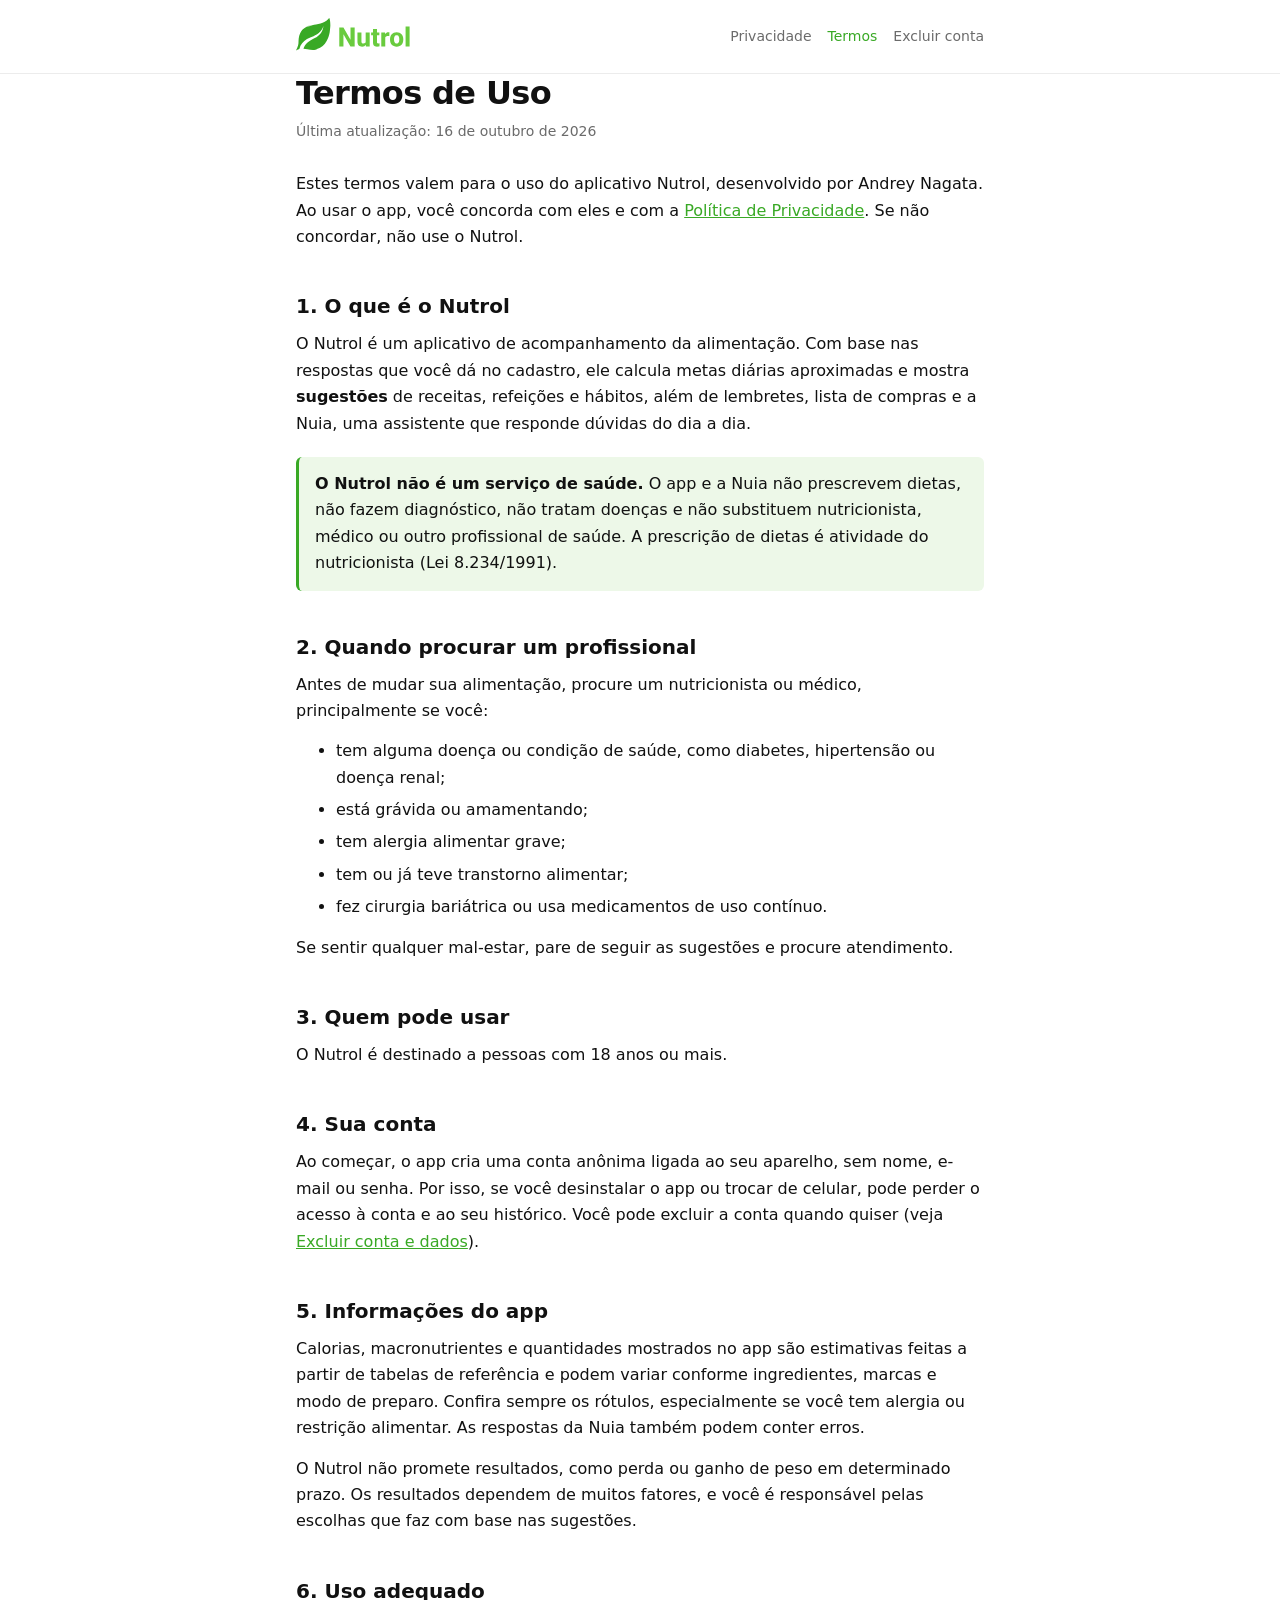
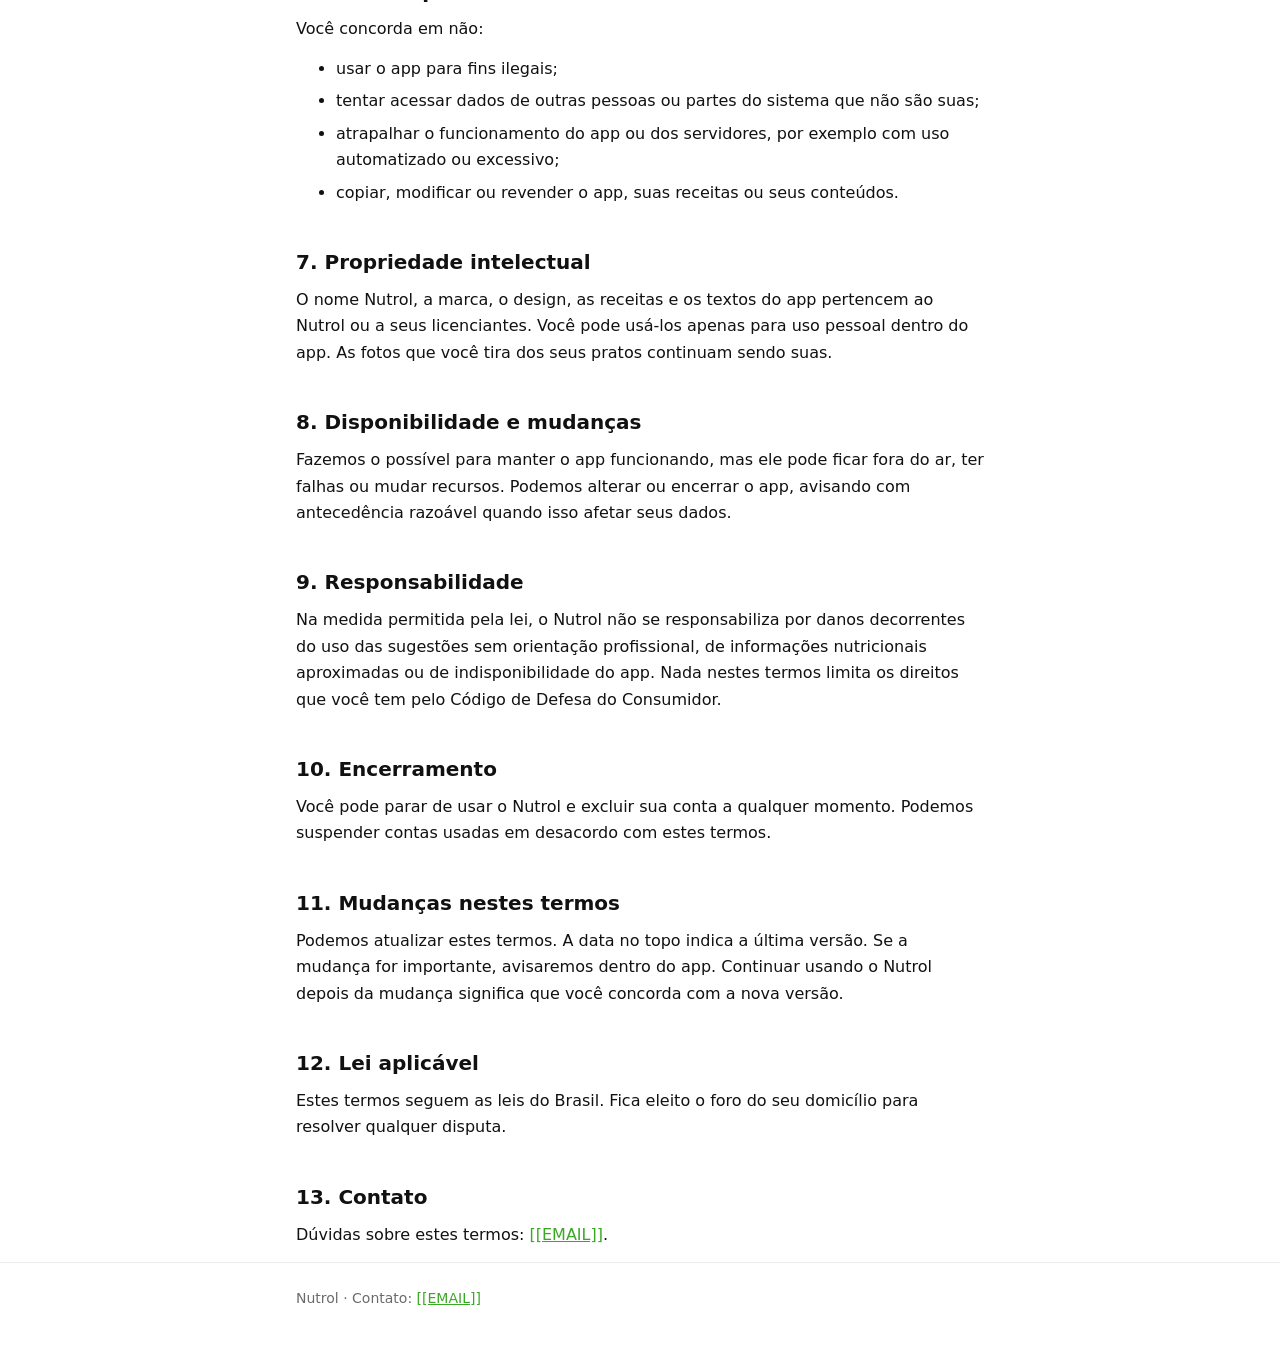
<file: termos.html>
<!doctype html>
<html lang="pt-BR">
<head>
  <meta charset="utf-8">
  <meta name="viewport" content="width=device-width, initial-scale=1">
  <title>Termos de Uso · Nutrol</title>
  <meta name="description" content="As regras para usar o Nutrol.">
  <link rel="icon" href="/assets/favicon.png">
  <link rel="stylesheet" href="/assets/style.css">
</head>
<body>
  <header>
    <div class="wrap">
      <a href="/"><img src="/assets/logo.svg" alt="Nutrol" width="120" height="37"></a>
      <nav>
        <a href="/privacidade">Privacidade</a>
        <a href="/termos" aria-current="page">Termos</a>
        <a href="/excluir-conta">Excluir conta</a>
      </nav>
    </div>
  </header>

  <main class="wrap">
    <h1>Termos de Uso</h1>
    <p class="updated">Última atualização: 16 de outubro de 2026</p>

    <p>Estes termos valem para o uso do aplicativo Nutrol, desenvolvido por Andrey Nagata. Ao usar o app, você concorda com eles e com a <a href="/privacidade">Política de Privacidade</a>. Se não concordar, não use o Nutrol.</p>

    <h2>1. O que é o Nutrol</h2>
    <p>O Nutrol é um aplicativo de acompanhamento da alimentação. Com base nas respostas que você dá no cadastro, ele calcula metas diárias aproximadas e mostra <strong>sugestões</strong> de receitas, refeições e hábitos, além de lembretes, lista de compras e a Nuia, uma assistente que responde dúvidas do dia a dia.</p>

    <div class="note">
      <p><strong>O Nutrol não é um serviço de saúde.</strong> O app e a Nuia não prescrevem dietas, não fazem diagnóstico, não tratam doenças e não substituem nutricionista, médico ou outro profissional de saúde. A prescrição de dietas é atividade do nutricionista (Lei 8.234/1991).</p>
    </div>

    <h2>2. Quando procurar um profissional</h2>
    <p>Antes de mudar sua alimentação, procure um nutricionista ou médico, principalmente se você:</p>
    <ul>
      <li>tem alguma doença ou condição de saúde, como diabetes, hipertensão ou doença renal;</li>
      <li>está grávida ou amamentando;</li>
      <li>tem alergia alimentar grave;</li>
      <li>tem ou já teve transtorno alimentar;</li>
      <li>fez cirurgia bariátrica ou usa medicamentos de uso contínuo.</li>
    </ul>
    <p>Se sentir qualquer mal-estar, pare de seguir as sugestões e procure atendimento.</p>

    <h2>3. Quem pode usar</h2>
    <p>O Nutrol é destinado a pessoas com 18 anos ou mais.</p>

    <h2>4. Sua conta</h2>
    <p>Ao começar, o app cria uma conta anônima ligada ao seu aparelho, sem nome, e-mail ou senha. Por isso, se você desinstalar o app ou trocar de celular, pode perder o acesso à conta e ao seu histórico. Você pode excluir a conta quando quiser (veja <a href="/excluir-conta">Excluir conta e dados</a>).</p>

    <h2>5. Informações do app</h2>
    <p>Calorias, macronutrientes e quantidades mostrados no app são estimativas feitas a partir de tabelas de referência e podem variar conforme ingredientes, marcas e modo de preparo. Confira sempre os rótulos, especialmente se você tem alergia ou restrição alimentar. As respostas da Nuia também podem conter erros.</p>
    <p>O Nutrol não promete resultados, como perda ou ganho de peso em determinado prazo. Os resultados dependem de muitos fatores, e você é responsável pelas escolhas que faz com base nas sugestões.</p>

    <h2>6. Uso adequado</h2>
    <p>Você concorda em não:</p>
    <ul>
      <li>usar o app para fins ilegais;</li>
      <li>tentar acessar dados de outras pessoas ou partes do sistema que não são suas;</li>
      <li>atrapalhar o funcionamento do app ou dos servidores, por exemplo com uso automatizado ou excessivo;</li>
      <li>copiar, modificar ou revender o app, suas receitas ou seus conteúdos.</li>
    </ul>

    <h2>7. Propriedade intelectual</h2>
    <p>O nome Nutrol, a marca, o design, as receitas e os textos do app pertencem ao Nutrol ou a seus licenciantes. Você pode usá-los apenas para uso pessoal dentro do app. As fotos que você tira dos seus pratos continuam sendo suas.</p>

    <h2>8. Disponibilidade e mudanças</h2>
    <p>Fazemos o possível para manter o app funcionando, mas ele pode ficar fora do ar, ter falhas ou mudar recursos. Podemos alterar ou encerrar o app, avisando com antecedência razoável quando isso afetar seus dados.</p>

    <h2>9. Responsabilidade</h2>
    <p>Na medida permitida pela lei, o Nutrol não se responsabiliza por danos decorrentes do uso das sugestões sem orientação profissional, de informações nutricionais aproximadas ou de indisponibilidade do app. Nada nestes termos limita os direitos que você tem pelo Código de Defesa do Consumidor.</p>

    <h2>10. Encerramento</h2>
    <p>Você pode parar de usar o Nutrol e excluir sua conta a qualquer momento. Podemos suspender contas usadas em desacordo com estes termos.</p>

    <h2>11. Mudanças nestes termos</h2>
    <p>Podemos atualizar estes termos. A data no topo indica a última versão. Se a mudança for importante, avisaremos dentro do app. Continuar usando o Nutrol depois da mudança significa que você concorda com a nova versão.</p>

    <h2>12. Lei aplicável</h2>
    <p>Estes termos seguem as leis do Brasil. Fica eleito o foro do seu domicílio para resolver qualquer disputa.</p>

    <h2>13. Contato</h2>
    <p>Dúvidas sobre estes termos: <a href="mailto:[[EMAIL]]">[[EMAIL]]</a>.</p>
  </main>

  <footer>
    <div class="wrap">Nutrol · Contato: <a href="mailto:[[EMAIL]]">[[EMAIL]]</a></div>
  </footer>
</body>
</html>
</file>
<file: assets/landing.css>
:root {
  --green: #39a925;
  --green-light: #69cb3e;
  --green-dark: #2b6b1f;
  --green-deep: #14330f;
  --green-soft: #edf8e8;
  --ink: #111111;
  --muted: #6b6b6b;
  --line: #ececec;
  --field: #f4f4f4;
  --bg: #ffffff;
  --protein: #ff6b57;
  --carbs: #f5b83d;
  --fat: #5b8def;
  --water: #3ba7f5;
  --radius: 24px;
}

* {
  box-sizing: border-box;
}

html {
  scroll-behavior: smooth;
}

body {
  margin: 0;
  background: var(--bg);
  color: var(--ink);
  font-family: 'Inter', system-ui, -apple-system, 'Segoe UI', Roboto, sans-serif;
  font-size: 16px;
  line-height: 1.6;
  -webkit-font-smoothing: antialiased;
  overflow-x: hidden;
}

img,
svg {
  display: block;
}

a {
  color: inherit;
}

.wrap {
  max-width: 1160px;
  margin: 0 auto;
  padding: 0 24px;
}

/* ---------- Nav ---------- */

.nav {
  position: sticky;
  top: 0;
  z-index: 50;
  background: rgba(255, 255, 255, 0.82);
  backdrop-filter: saturate(180%) blur(14px);
  -webkit-backdrop-filter: saturate(180%) blur(14px);
  border-bottom: 1px solid transparent;
  transition: border-color 0.2s;
}

.nav.scrolled {
  border-bottom-color: var(--line);
}

.nav .wrap {
  display: flex;
  align-items: center;
  gap: 32px;
  height: 72px;
}

.nav-logo img {
  width: 116px;
  height: auto;
}

.nav-links {
  display: flex;
  gap: 28px;
  font-size: 15px;
  font-weight: 500;
}

.nav-links a {
  color: var(--muted);
  text-decoration: none;
  transition: color 0.15s;
}

.nav-links a:hover {
  color: var(--ink);
}

.nav-cta {
  margin-left: auto;
  display: flex;
  gap: 8px;
}

/* ---------- Store buttons ---------- */

.store {
  display: inline-flex;
  align-items: center;
  gap: 10px;
  padding: 10px 18px 10px 14px;
  border-radius: 14px;
  background: var(--ink);
  color: #fff;
  text-decoration: none;
  line-height: 1.15;
  transition: transform 0.15s, background 0.15s;
}

.store:hover {
  transform: translateY(-2px);
  background: #262626;
}

.store svg {
  width: 24px;
  height: 24px;
  flex: none;
}

.store small {
  display: block;
  font-size: 10px;
  letter-spacing: 0.06em;
  text-transform: uppercase;
  opacity: 0.75;
}

.store strong {
  display: block;
  font-size: 16px;
  font-weight: 600;
}

.store.sm {
  padding: 7px 14px 7px 10px;
  border-radius: 10px;
}

.store.sm svg {
  width: 18px;
  height: 18px;
}

.store.sm small {
  font-size: 8px;
}

.store.sm strong {
  font-size: 13px;
}

.store.light {
  background: #fff;
  color: var(--ink);
}

.store.light:hover {
  background: var(--green-soft);
}

/* ---------- Hero ---------- */

.hero {
  position: relative;
  padding: 56px 0 96px;
  /* O brilho de fundo passa da borda; sem isso o celular dá zoom out para caber. */
  overflow-x: hidden;
  overflow-x: clip;
}

.hero::before,
.hero::after {
  content: '';
  position: absolute;
  z-index: -1;
  border-radius: 50%;
  filter: blur(80px);
}

.hero::before {
  width: 560px;
  height: 560px;
  right: -120px;
  top: -80px;
  background: radial-gradient(circle, rgba(105, 203, 62, 0.35), transparent 70%);
}

.hero::after {
  width: 420px;
  height: 420px;
  left: -160px;
  bottom: -60px;
  background: radial-gradient(circle, rgba(57, 169, 37, 0.18), transparent 70%);
}

.hero .wrap {
  display: grid;
  grid-template-columns: 1.1fr 0.9fr;
  align-items: center;
  gap: 48px;
}

.pill {
  display: inline-flex;
  align-items: center;
  gap: 8px;
  padding: 6px 14px 6px 6px;
  border-radius: 999px;
  background: var(--green-soft);
  color: var(--green-dark);
  font-size: 14px;
  font-weight: 600;
}

.pill-dot {
  display: grid;
  place-items: center;
  width: 24px;
  height: 24px;
  border-radius: 50%;
  background: var(--green);
  color: #fff;
  font-size: 12px;
}

.hero h1 {
  margin: 20px 0 20px;
  font-size: clamp(40px, 6vw, 72px);
  line-height: 1.02;
  letter-spacing: -0.035em;
  font-weight: 800;
}

.hero h1 em {
  font-style: normal;
  background: linear-gradient(100deg, var(--green) 10%, var(--green-light) 90%);
  -webkit-background-clip: text;
  background-clip: text;
  color: transparent;
}

.hero-sub {
  max-width: 520px;
  margin: 0 0 32px;
  font-size: 19px;
  color: var(--muted);
}

.hero-ctas {
  display: flex;
  flex-wrap: wrap;
  gap: 12px;
}

.hero-note {
  margin-top: 16px;
  font-size: 14px;
  color: var(--muted);
}

/* ---------- Phone mockup ---------- */

.phone-stage {
  position: relative;
  justify-self: center;
}

.phone {
  position: relative;
  width: 300px;
  padding: 12px;
  border-radius: 48px;
  background: #0d0d0d;
  box-shadow:
    0 50px 100px -30px rgba(20, 51, 15, 0.45),
    0 0 0 1px rgba(0, 0, 0, 0.08);
}

.phone-screen {
  position: relative;
  overflow: hidden;
  border-radius: 38px;
  background: #fafafa;
  padding: 44px 16px 18px;
  font-size: 12px;
}

.phone-screen::before {
  content: '';
  position: absolute;
  top: 10px;
  left: 50%;
  width: 92px;
  height: 26px;
  transform: translateX(-50%);
  border-radius: 999px;
  background: #0d0d0d;
}

.app-head {
  display: flex;
  justify-content: space-between;
  align-items: center;
  margin-bottom: 12px;
}

.app-head b {
  font-size: 22px;
  letter-spacing: -0.02em;
}

.streak {
  display: inline-flex;
  align-items: center;
  gap: 4px;
  padding: 4px 10px;
  border-radius: 999px;
  background: #fff3e6;
  color: #c76a00;
  font-weight: 700;
  font-size: 12px;
}

.card {
  background: #fff;
  border-radius: 18px;
  padding: 14px;
  box-shadow: 0 1px 0 rgba(0, 0, 0, 0.04);
  border: 1px solid var(--line);
}

.card + .card {
  margin-top: 10px;
}

.kcal {
  display: flex;
  align-items: center;
  gap: 14px;
}

.ring {
  position: relative;
  width: 92px;
  height: 92px;
  flex: none;
}

.ring svg {
  width: 100%;
  height: 100%;
  transform: rotate(-90deg);
}

.ring-label {
  position: absolute;
  inset: 0;
  display: grid;
  place-content: center;
  text-align: center;
  line-height: 1.1;
}

.ring-label b {
  font-size: 20px;
  letter-spacing: -0.02em;
}

.ring-label span {
  font-size: 9px;
  color: var(--muted);
}

.macros {
  flex: 1;
  display: grid;
  gap: 8px;
}

.macro {
  display: grid;
  grid-template-columns: 1fr auto;
  font-size: 10.5px;
  color: var(--muted);
}

.macro b {
  white-space: nowrap;
  color: var(--ink);
  font-weight: 600;
}

.bar {
  grid-column: 1 / -1;
  height: 5px;
  margin-top: 3px;
  border-radius: 99px;
  background: var(--field);
  overflow: hidden;
}

.bar i {
  display: block;
  height: 100%;
  border-radius: inherit;
}

.meals-title {
  margin: 0 0 8px;
  font-weight: 700;
  font-size: 13px;
}

.meal {
  display: flex;
  align-items: center;
  gap: 10px;
  padding: 7px 0;
}

.meal + .meal {
  border-top: 1px solid var(--line);
}

.meal-ico {
  display: grid;
  place-items: center;
  width: 34px;
  height: 34px;
  flex: none;
  border-radius: 11px;
  background: var(--green-soft);
  font-size: 17px;
}

.meal-txt {
  flex: 1;
  min-width: 0;
  line-height: 1.25;
}

.meal-txt small {
  display: block;
  color: var(--muted);
  font-size: 10px;
}

.meal-txt span {
  display: block;
  font-weight: 600;
  white-space: nowrap;
  overflow: hidden;
  text-overflow: ellipsis;
}

.check {
  display: grid;
  place-items: center;
  width: 20px;
  height: 20px;
  flex: none;
  border-radius: 50%;
  border: 1.5px solid var(--line);
  color: #fff;
  font-size: 11px;
}

.check.on {
  background: var(--green);
  border-color: var(--green);
}

.water {
  display: flex;
  align-items: center;
  justify-content: space-between;
}

.cups {
  display: flex;
  gap: 4px;
}

.cups i {
  width: 12px;
  height: 16px;
  border-radius: 2px 2px 5px 5px;
  background: var(--field);
}

.cups i.on {
  background: var(--water);
}

.float {
  position: absolute;
  display: flex;
  align-items: center;
  gap: 10px;
  padding: 12px 14px;
  border-radius: 18px;
  background: #fff;
  box-shadow: 0 20px 40px -12px rgba(0, 0, 0, 0.18);
  font-size: 13px;
  line-height: 1.3;
  white-space: nowrap;
  animation: bob 6s ease-in-out infinite;
}

.float small {
  display: block;
  color: var(--muted);
  font-size: 11px;
}

.float-ico {
  display: grid;
  place-items: center;
  width: 36px;
  height: 36px;
  border-radius: 12px;
  font-size: 18px;
}

.float.f1 {
  top: 90px;
  left: -120px;
}

.float.f2 {
  bottom: 120px;
  right: -110px;
  animation-delay: -3s;
}

@keyframes bob {
  0%,
  100% {
    transform: translateY(0);
  }
  50% {
    transform: translateY(-10px);
  }
}

/* ---------- Sections ---------- */

section {
  scroll-margin-top: 80px;
}

.section {
  padding: 104px 0;
}

.section-head {
  max-width: 640px;
  margin: 0 auto 56px;
  text-align: center;
}

.eyebrow {
  display: inline-block;
  margin-bottom: 12px;
  color: var(--green);
  font-size: 13px;
  font-weight: 700;
  letter-spacing: 0.12em;
  text-transform: uppercase;
}

.section-head h2 {
  margin: 0 0 14px;
  font-size: clamp(30px, 4vw, 46px);
  line-height: 1.08;
  letter-spacing: -0.03em;
  font-weight: 800;
}

.section-head p {
  margin: 0;
  color: var(--muted);
  font-size: 18px;
}

/* Como funciona */

.steps {
  display: grid;
  grid-template-columns: repeat(3, 1fr);
  gap: 20px;
  counter-reset: step;
}

.step {
  position: relative;
  padding: 32px 28px;
  border-radius: var(--radius);
  background: var(--field);
}

.step-num {
  display: grid;
  place-items: center;
  width: 44px;
  height: 44px;
  margin-bottom: 24px;
  border-radius: 14px;
  background: var(--green);
  color: #fff;
  font-weight: 800;
  font-size: 18px;
}

.step h3 {
  margin: 0 0 8px;
  font-size: 21px;
  letter-spacing: -0.01em;
}

.step p {
  margin: 0;
  color: var(--muted);
}

/* Receitas marquee */

.recipes {
  padding: 88px 0;
  background: var(--green-deep);
  color: #fff;
  overflow: hidden;
}

.recipes .section-head p {
  color: rgba(255, 255, 255, 0.7);
}

.recipes .eyebrow {
  color: var(--green-light);
}

.marquee {
  display: flex;
  overflow: hidden;
  -webkit-mask-image: linear-gradient(90deg, transparent, #000 8%, #000 92%, transparent);
  mask-image: linear-gradient(90deg, transparent, #000 8%, #000 92%, transparent);
}

.marquee + .marquee {
  margin-top: 14px;
}

.track {
  display: flex;
  gap: 14px;
  padding-right: 14px;
  flex: none;
  animation: scroll 50s linear infinite;
}

.marquee.reverse .track {
  animation-direction: reverse;
}

.marquee:hover .track {
  animation-play-state: paused;
}

@keyframes scroll {
  to {
    transform: translateX(-100%);
  }
}

.chip {
  display: flex;
  align-items: center;
  gap: 12px;
  padding: 12px 18px 12px 12px;
  border-radius: 18px;
  background: rgba(255, 255, 255, 0.07);
  border: 1px solid rgba(255, 255, 255, 0.1);
  white-space: nowrap;
}

.chip-ico {
  display: grid;
  place-items: center;
  width: 44px;
  height: 44px;
  border-radius: 14px;
  background: rgba(105, 203, 62, 0.16);
  font-size: 22px;
}

.chip b {
  display: block;
  font-size: 15px;
  font-weight: 600;
}

.chip small {
  color: rgba(255, 255, 255, 0.6);
  font-size: 13px;
}

/* Recursos (bento) */

.bento {
  display: grid;
  grid-template-columns: repeat(6, 1fr);
  gap: 20px;
}

.tile {
  grid-column: span 2;
  padding: 30px;
  border-radius: var(--radius);
  background: var(--field);
  overflow: hidden;
}

.tile.wide {
  grid-column: span 3;
}

.tile.green {
  background: var(--green-soft);
}

.tile-ico {
  display: grid;
  place-items: center;
  width: 48px;
  height: 48px;
  margin-bottom: 20px;
  border-radius: 15px;
  background: #fff;
  color: var(--green);
}

.tile-ico svg {
  width: 24px;
  height: 24px;
}

.tile h3 {
  margin: 0 0 8px;
  font-size: 20px;
  letter-spacing: -0.01em;
}

.tile p {
  margin: 0;
  color: var(--muted);
}

.mini-list {
  margin-top: 22px;
  display: grid;
  gap: 8px;
}

.mini-row {
  display: flex;
  align-items: center;
  justify-content: space-between;
  gap: 12px;
  padding: 11px 14px;
  border-radius: 14px;
  background: #fff;
  font-size: 14px;
  font-weight: 500;
}

.mini-row small {
  color: var(--muted);
  font-weight: 400;
}

.toggle {
  width: 36px;
  height: 22px;
  flex: none;
  border-radius: 99px;
  background: var(--green);
  position: relative;
}

.toggle::after {
  content: '';
  position: absolute;
  top: 3px;
  right: 3px;
  width: 16px;
  height: 16px;
  border-radius: 50%;
  background: #fff;
}

.box {
  width: 20px;
  height: 20px;
  flex: none;
  border-radius: 6px;
  border: 1.5px solid #d0d0d0;
}

.box.on {
  background: var(--green);
  border-color: var(--green);
  position: relative;
}

.box.on::after {
  content: '';
  position: absolute;
  left: 6px;
  top: 2px;
  width: 5px;
  height: 10px;
  border: solid #fff;
  border-width: 0 2px 2px 0;
  transform: rotate(45deg);
}

.mini-row.done span {
  text-decoration: line-through;
  color: var(--muted);
}

/* Nuia */

.nuia {
  padding: 104px 0;
  background: linear-gradient(180deg, #fff 0%, var(--green-soft) 100%);
}

.nuia .wrap {
  display: grid;
  grid-template-columns: 1fr 1fr;
  gap: 64px;
  align-items: center;
}

.nuia .section-head {
  margin: 0;
  text-align: left;
}

.nuia-points {
  list-style: none;
  padding: 0;
  margin: 28px 0 0;
  display: grid;
  gap: 14px;
}

.nuia-points li {
  display: flex;
  gap: 12px;
  align-items: flex-start;
}

.nuia-points li::before {
  content: '';
  flex: none;
  width: 22px;
  height: 22px;
  margin-top: 1px;
  border-radius: 50%;
  background: var(--green)
    url("data:image/svg+xml,%3Csvg xmlns='http://www.w3.org/2000/svg' viewBox='0 0 24 24' fill='none' stroke='white' stroke-width='3' stroke-linecap='round' stroke-linejoin='round'%3E%3Cpath d='M20 6 9 17l-5-5'/%3E%3C/svg%3E")
    center / 13px no-repeat;
}

.chat {
  padding: 24px;
  border-radius: 32px;
  background: #fff;
  box-shadow: 0 40px 80px -30px rgba(20, 51, 15, 0.3);
}

.chat-head {
  display: flex;
  align-items: center;
  gap: 12px;
  padding-bottom: 16px;
  margin-bottom: 16px;
  border-bottom: 1px solid var(--line);
}

.avatar {
  display: grid;
  place-items: center;
  width: 42px;
  height: 42px;
  border-radius: 50%;
  background: var(--green);
  color: #fff;
}

.avatar img {
  width: 22px;
  height: 22px;
}

.chat-head b {
  display: block;
}

.chat-head small {
  color: var(--green);
  font-size: 13px;
}

.msgs {
  display: grid;
  gap: 10px;
}

.msg {
  max-width: 85%;
  padding: 12px 16px;
  border-radius: 20px;
  font-size: 15px;
  line-height: 1.45;
}

.msg.me {
  justify-self: end;
  background: var(--green);
  color: #fff;
  border-bottom-right-radius: 6px;
}

.msg.nuia {
  background: var(--field);
  border-bottom-left-radius: 6px;
}

.typing {
  display: inline-flex;
  gap: 4px;
  padding: 14px 16px;
}

.typing i {
  width: 7px;
  height: 7px;
  border-radius: 50%;
  background: #b5b5b5;
  animation: blink 1.2s infinite;
}

.typing i:nth-child(2) {
  animation-delay: 0.2s;
}

.typing i:nth-child(3) {
  animation-delay: 0.4s;
}

@keyframes blink {
  0%,
  80%,
  100% {
    opacity: 0.3;
  }
  40% {
    opacity: 1;
  }
}

/* Benefícios */

.perks {
  display: grid;
  grid-template-columns: repeat(3, 1fr);
  gap: 40px;
  text-align: center;
}

.perk-ico {
  display: grid;
  place-items: center;
  width: 64px;
  height: 64px;
  margin: 0 auto 18px;
  border-radius: 20px;
  background: var(--green-soft);
  font-size: 30px;
}

.perk h3 {
  margin: 0 0 6px;
  font-size: 20px;
}

.perk p {
  margin: 0;
  color: var(--muted);
}

/* Aviso */

.notice {
  display: flex;
  gap: 16px;
  align-items: flex-start;
  max-width: 860px;
  margin: 72px auto 0;
  padding: 20px 24px;
  border-radius: 18px;
  border: 1px solid var(--line);
  color: var(--muted);
  font-size: 14px;
}

.notice svg {
  flex: none;
  width: 22px;
  height: 22px;
  color: var(--green);
}

.notice b {
  color: var(--ink);
}

/* CTA final */

.cta {
  padding: 0 0 104px;
}

.cta-box {
  position: relative;
  overflow: hidden;
  padding: 80px 40px;
  border-radius: 40px;
  background: var(--green);
  color: #fff;
  text-align: center;
}

.cta-box::before {
  content: '';
  position: absolute;
  inset: auto -10% -60% -10%;
  height: 120%;
  background: radial-gradient(ellipse at center, rgba(105, 203, 62, 0.9), transparent 60%);
}

.cta-box > * {
  position: relative;
}

.cta-leaf {
  width: 64px;
  height: auto;
  margin: 0 auto 24px;
}

.cta-box h2 {
  margin: 0 auto 14px;
  max-width: 640px;
  font-size: clamp(32px, 4.5vw, 52px);
  line-height: 1.05;
  letter-spacing: -0.03em;
  font-weight: 800;
}

.cta-box p {
  margin: 0 auto 32px;
  max-width: 520px;
  font-size: 18px;
  opacity: 0.9;
}

.cta-box .hero-ctas {
  justify-content: center;
}

/* Footer */

.foot {
  border-top: 1px solid var(--line);
  padding: 40px 0 48px;
  font-size: 14px;
  color: var(--muted);
}

.foot .wrap {
  display: flex;
  flex-wrap: wrap;
  align-items: center;
  justify-content: space-between;
  gap: 20px;
}

.foot img {
  width: 96px;
  height: auto;
}

.foot nav {
  display: flex;
  flex-wrap: wrap;
  gap: 8px 24px;
}

.foot a {
  text-decoration: none;
}

.foot a:hover {
  color: var(--green);
}

/* Reveal on scroll */

.reveal {
  opacity: 0;
  transform: translateY(24px);
  transition:
    opacity 0.7s ease,
    transform 0.7s ease;
}

.reveal.in {
  opacity: 1;
  transform: none;
}

@media (prefers-reduced-motion: reduce) {
  html {
    scroll-behavior: auto;
  }

  .reveal {
    opacity: 1;
    transform: none;
    transition: none;
  }

  .track,
  .float,
  .typing i {
    animation: none;
  }
}

/* ---------- Responsivo ---------- */

@media (max-width: 960px) {
  .nav-links {
    display: none;
  }

  .hero .wrap,
  .nuia .wrap {
    grid-template-columns: 1fr;
  }

  .hero {
    text-align: center;
  }

  .hero-sub {
    margin-left: auto;
    margin-right: auto;
  }

  .hero-ctas {
    justify-content: center;
  }

  .phone-stage {
    margin-top: 24px;
  }

  .steps,
  .perks {
    grid-template-columns: 1fr;
  }

  .bento {
    grid-template-columns: 1fr;
  }

  .tile,
  .tile.wide {
    grid-column: auto;
  }

  .nuia .section-head {
    text-align: center;
  }

  .nuia-points {
    max-width: 420px;
    margin-left: auto;
    margin-right: auto;
    text-align: left;
  }
}

@media (max-width: 560px) {
  .wrap {
    padding: 0 16px;
  }

  .nav-cta .store:last-child {
    display: none;
  }

  .section,
  .nuia {
    padding: 72px 0;
  }

  .float.f1 {
    left: -24px;
    top: 40px;
  }

  .float.f2 {
    right: -24px;
    bottom: 60px;
  }

  .phone {
    width: 272px;
  }

  .cta-box {
    padding: 56px 20px;
    border-radius: 28px;
  }
}
</file>
<file: assets/style.css>
:root {
  --green: #39a925;
  --green-dark: #2b6b1f;
  --green-soft: #edf8e8;
  --text: #111111;
  --muted: #6b6b6b;
  --border: #ececec;
  --bg: #ffffff;
}

@media (prefers-color-scheme: dark) {
  :root {
    --green: #69cb3e;
    --green-dark: #8ede6a;
    --green-soft: #18261a;
    --text: #f2f2f2;
    --muted: #a3a3a3;
    --border: #2a2a2a;
    --bg: #0e0e0e;
  }
}

* {
  box-sizing: border-box;
}

body {
  margin: 0;
  background: var(--bg);
  color: var(--text);
  font-family: 'Inter', system-ui, -apple-system, 'Segoe UI', Roboto, sans-serif;
  font-size: 16px;
  line-height: 1.65;
}

.wrap {
  max-width: 720px;
  margin: 0 auto;
  padding: 0 16px;
}

header {
  border-bottom: 1px solid var(--border);
}

header .wrap {
  display: flex;
  align-items: center;
  justify-content: space-between;
  gap: 16px;
  padding-top: 18px;
  padding-bottom: 18px;
}

header img {
  display: block;
  width: 120px;
  height: auto;
}

nav {
  display: flex;
  flex-wrap: wrap;
  gap: 4px 16px;
  font-size: 14px;
}

nav a {
  color: var(--muted);
  text-decoration: none;
}

nav a:hover,
nav a[aria-current='page'] {
  color: var(--green);
}

main {
  padding: 40px 0 64px;
}

h1 {
  font-size: 32px;
  line-height: 1.2;
  margin: 0 0 8px;
  letter-spacing: -0.02em;
}

h2 {
  font-size: 20px;
  margin: 40px 0 8px;
}

h3 {
  font-size: 16px;
  margin: 24px 0 4px;
}

p,
ul,
ol {
  margin: 0 0 14px;
}

li {
  margin-bottom: 6px;
}

a {
  color: var(--green);
}

.updated {
  color: var(--muted);
  font-size: 14px;
  margin-bottom: 28px;
}

.note {
  background: var(--green-soft);
  border-left: 3px solid var(--green);
  border-radius: 6px;
  padding: 14px 16px;
  margin: 20px 0;
}

.note p:last-child {
  margin-bottom: 0;
}

table {
  width: 100%;
  border-collapse: collapse;
  margin: 8px 0 18px;
  font-size: 15px;
}

th,
td {
  text-align: left;
  vertical-align: top;
  padding: 10px 8px;
  border-bottom: 1px solid var(--border);
}

th {
  font-weight: 600;
}

.table-scroll {
  overflow-x: auto;
}

.hero {
  padding: 32px 0 8px;
}

.hero h1 {
  font-size: 40px;
}

.hero p {
  font-size: 18px;
  color: var(--muted);
  max-width: 520px;
}

.links {
  list-style: none;
  padding: 0;
  margin-top: 32px;
}

.links a {
  display: block;
  padding: 16px;
  border: 1px solid var(--border);
  border-radius: 12px;
  text-decoration: none;
  color: var(--text);
  font-weight: 600;
}

.links a span {
  display: block;
  font-weight: 400;
  color: var(--muted);
  font-size: 14px;
}

.links a:hover {
  border-color: var(--green);
}

footer {
  border-top: 1px solid var(--border);
  color: var(--muted);
  font-size: 14px;
  padding: 24px 0 40px;
}

@media (max-width: 520px) {
  header .wrap {
    flex-direction: column;
    align-items: flex-start;
  }

  h1,
  .hero h1 {
    font-size: 28px;
  }
}
</file>
